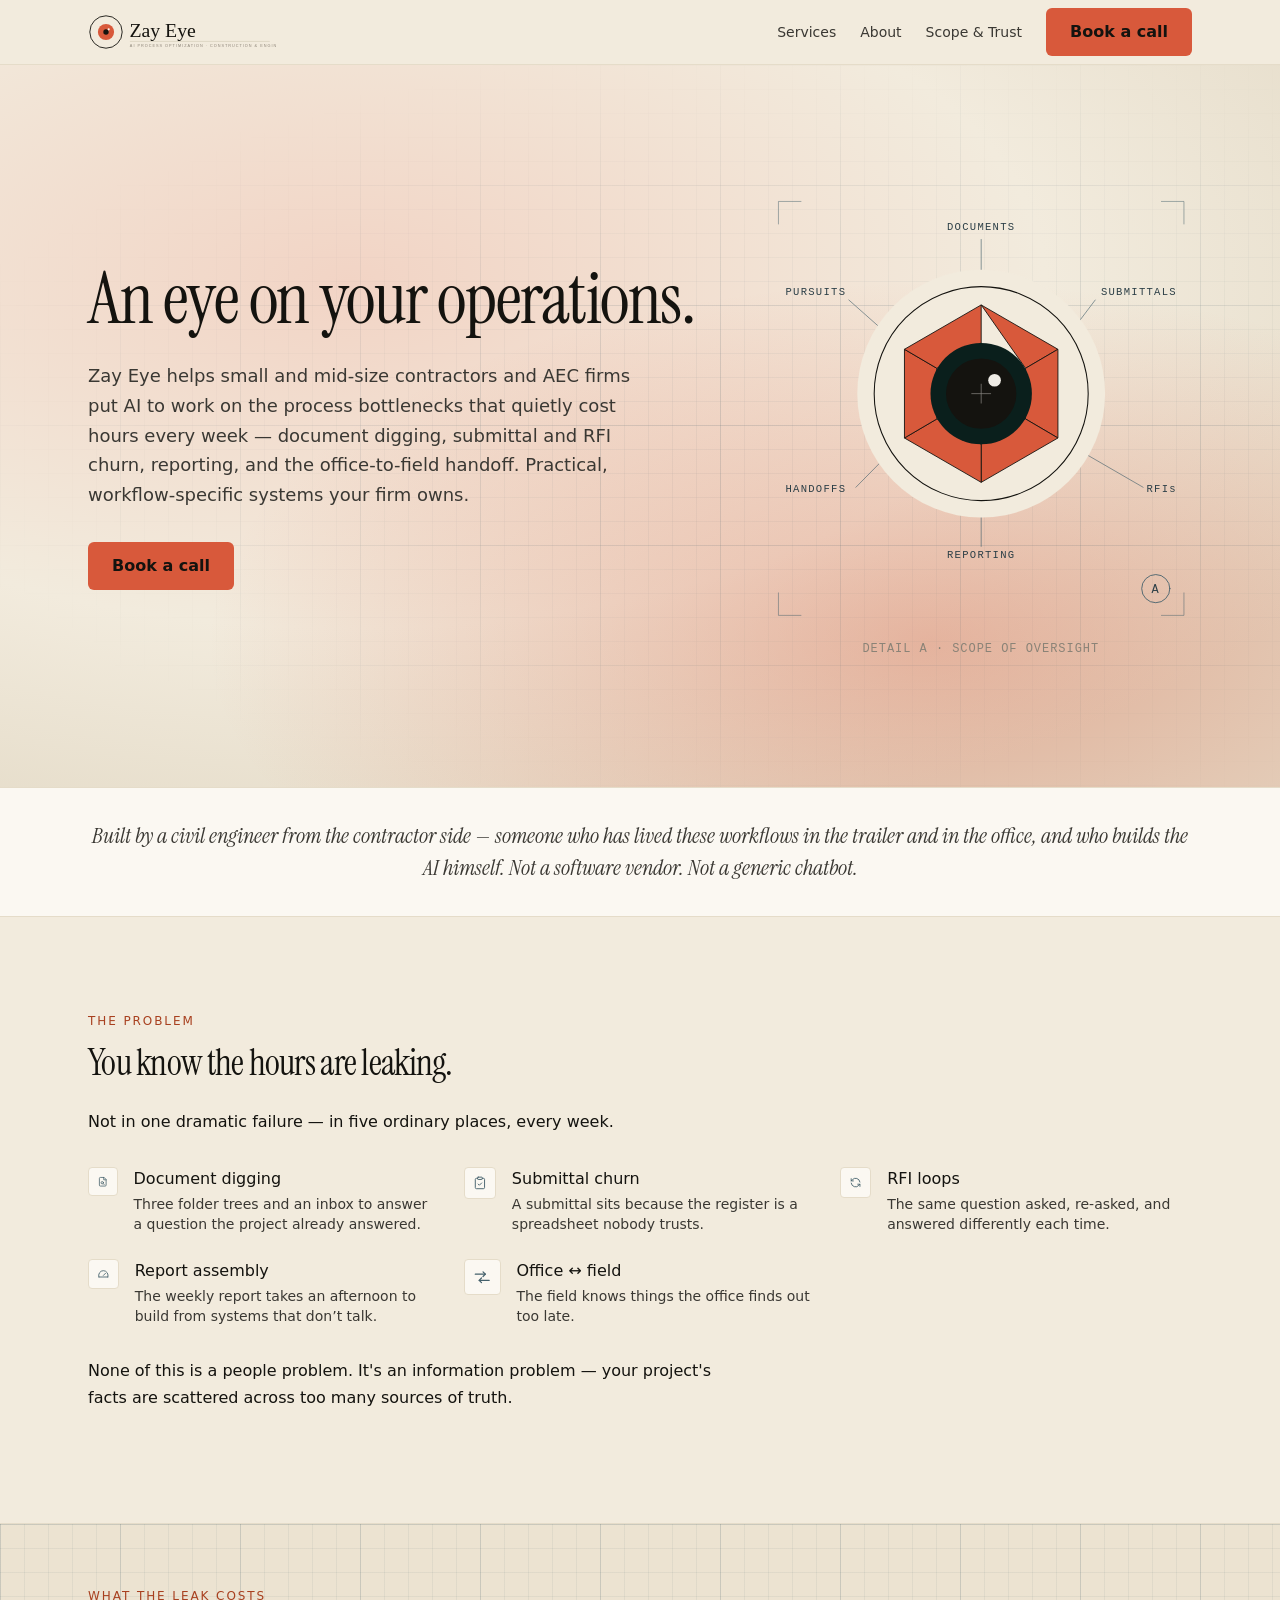
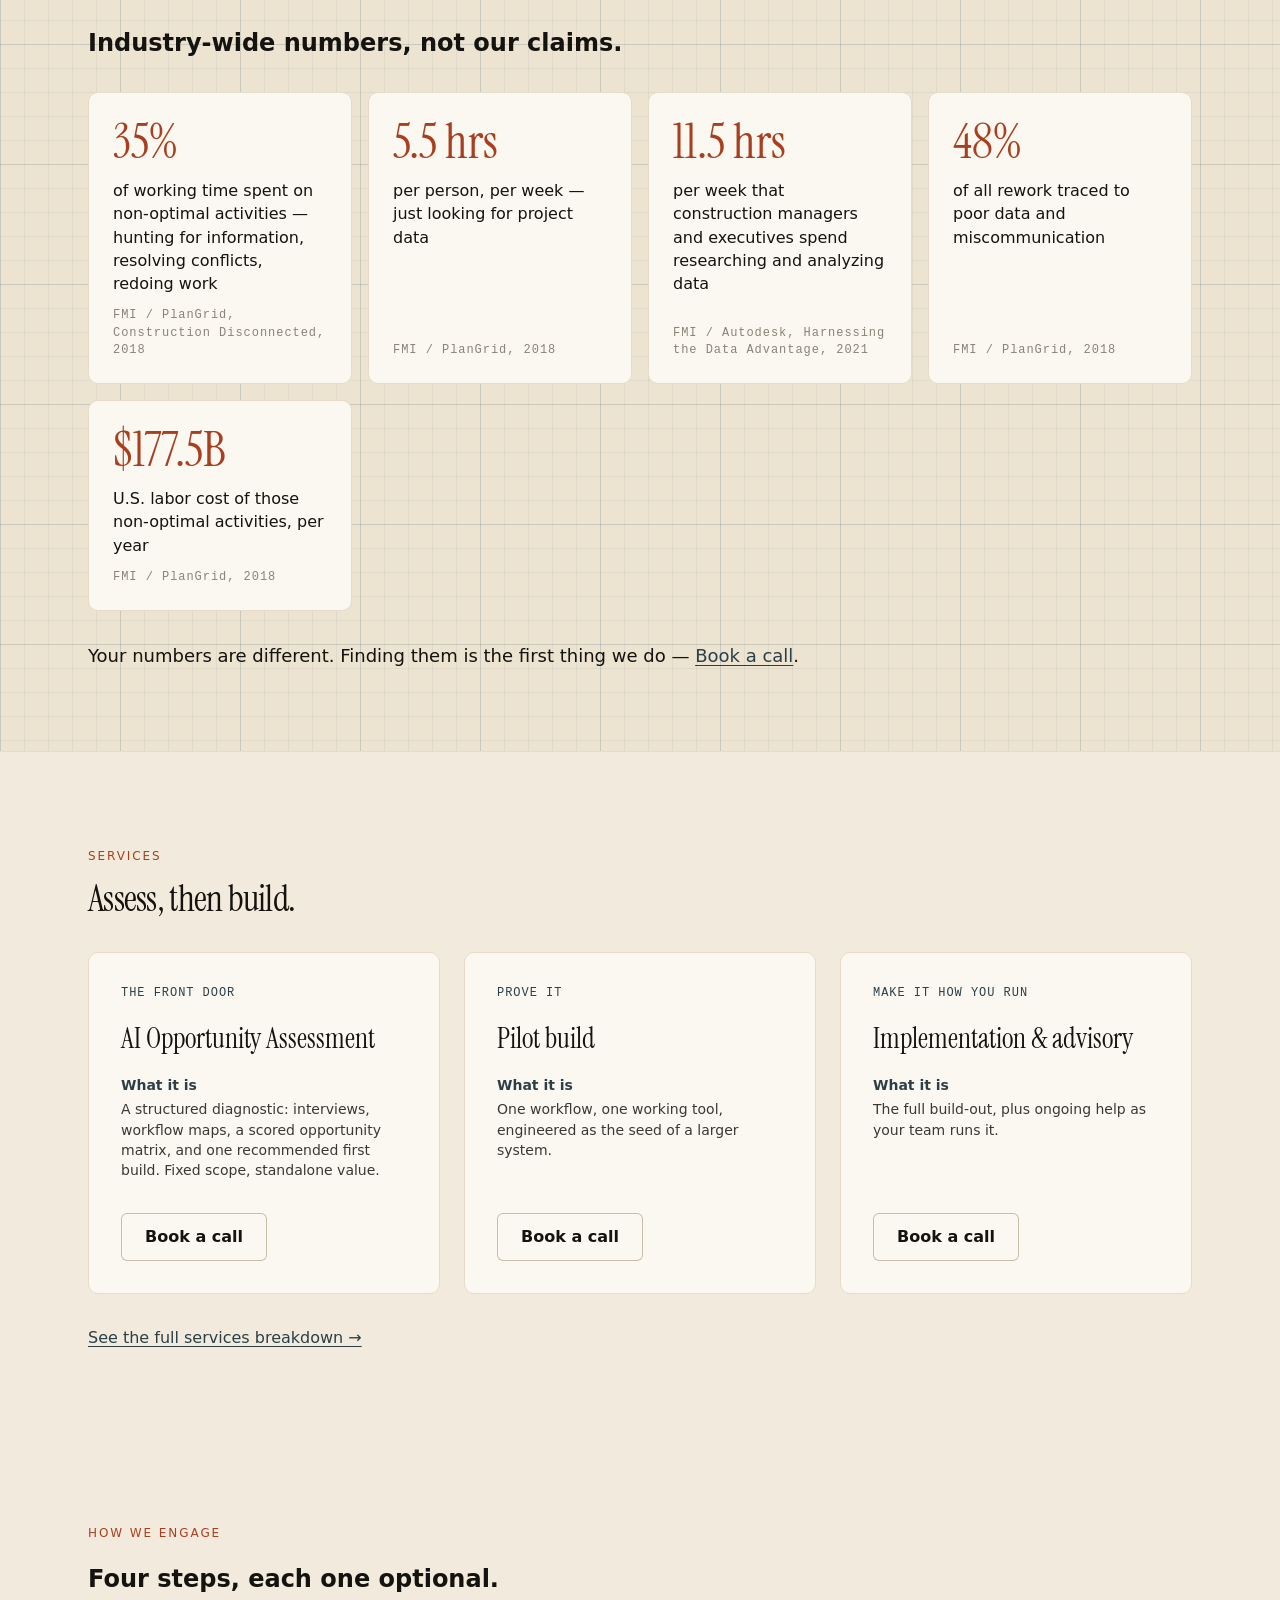
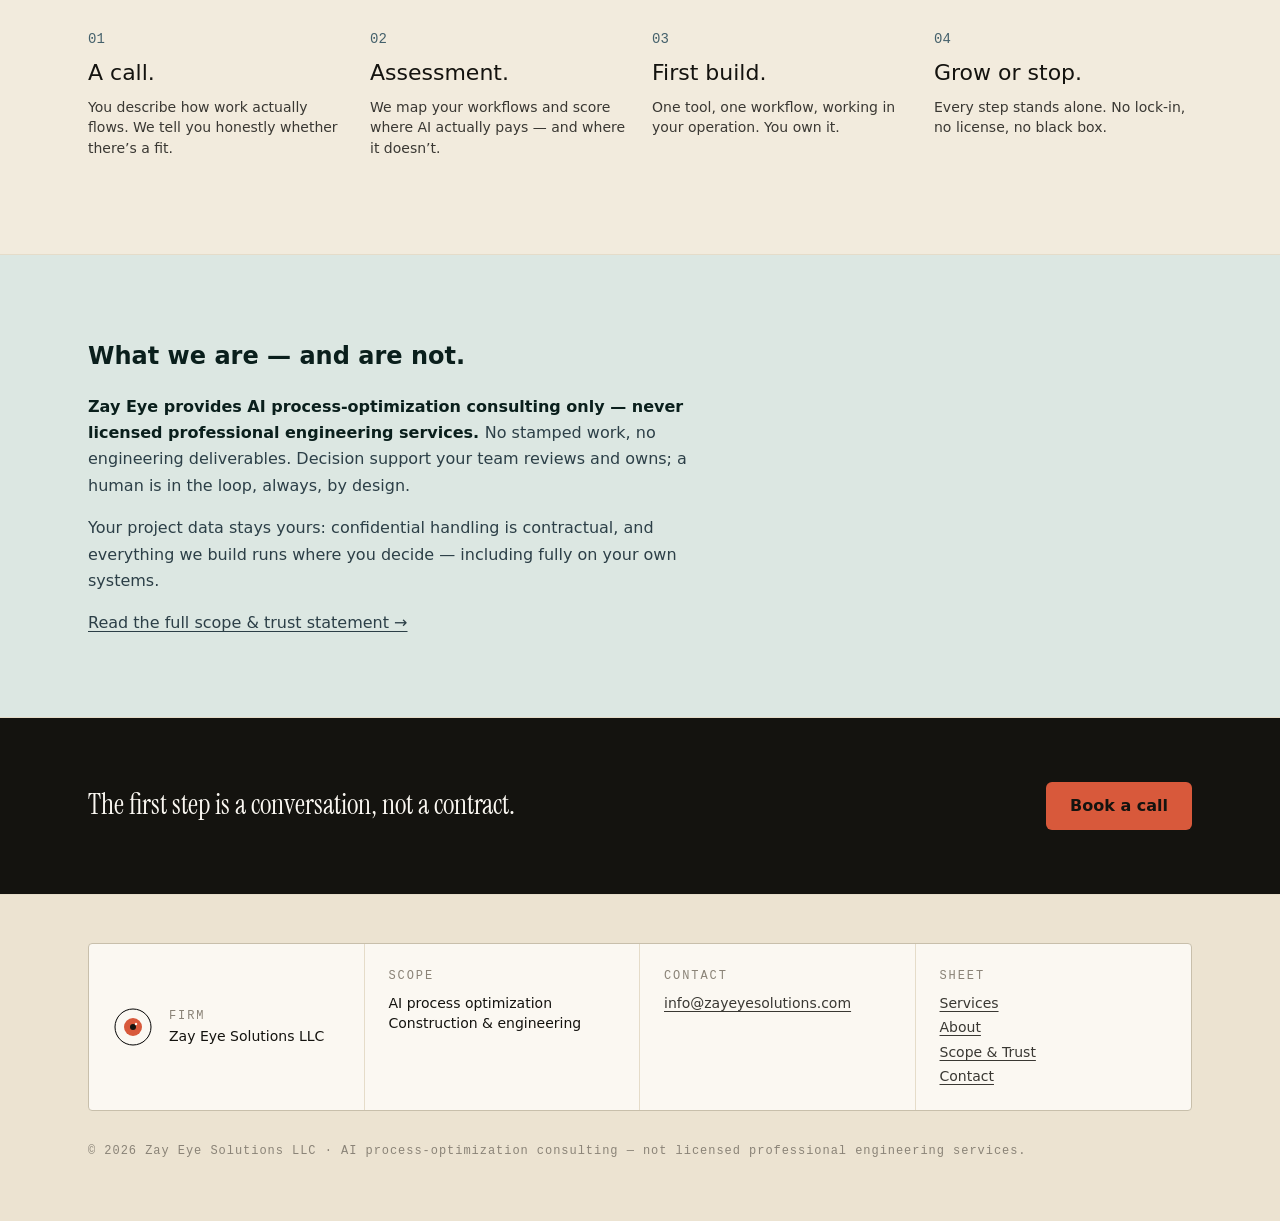
<file: index.html>
<!DOCTYPE html><html lang="en"> <head><meta charset="utf-8"><meta name="viewport" content="width=device-width, initial-scale=1"><title>Zay Eye Solutions — Practical AI for construction operations</title><meta name="description" content="AI process-optimization consulting for small and mid-size general contractors and AEC firms. Built by a civil engineer who has run construction delivery — not generic AI."><link rel="canonical" href="https://zayeyesolutions.com/"><link rel="icon" type="image/svg+xml" href="/favicon.svg"><link rel="sitemap" href="/sitemap-index.xml"><meta property="og:type" content="website"><meta property="og:title" content="Zay Eye Solutions — Practical AI for construction operations"><meta property="og:description" content="AI process-optimization consulting for small and mid-size general contractors and AEC firms. Built by a civil engineer who has run construction delivery — not generic AI."><meta property="og:url" content="https://zayeyesolutions.com/"><meta name="theme-color" content="#F2EBDD"><script type="application/ld+json">{"@context":"https://schema.org","@type":"ProfessionalService","name":"Zay Eye Solutions LLC","url":"https://zayeyesolutions.com","email":"info@zayeyesolutions.com","description":"AI process-optimization consulting for small and mid-size general contractors and AEC firms.","areaServed":"US"}</script><link rel="stylesheet" href="/_astro/about.BU0UjcsL.css"></head> <body> <a class="skip-link" href="#main">Skip to content</a> <header class="site-header"> <div class="wrap bar"> <a class="brand" href="/" aria-label="Zay Eye Solutions — home"> <img src="/logo-wordmark.svg" alt="Zay Eye Solutions" width="180" height="36"> </a> <nav class="site-nav" aria-label="Primary"> <a class="navlink" href="/services"> Services </a><a class="navlink" href="/about"> About </a><a class="navlink" href="/scope"> Scope &amp; Trust </a> <a class="btn btn-primary" href="https://calendly.com/zayeyesolutions" rel="noopener">Book a call</a> </nav> <details class="nav-toggle"> <summary aria-label="Open menu">Menu</summary> <nav class="menu" aria-label="Primary mobile"> <a href="/services">Services</a><a href="/about">About</a><a href="/scope">Scope &amp; Trust</a> <a class="btn btn-primary" href="https://calendly.com/zayeyesolutions" rel="noopener">Book a call</a> </nav> </details> </div> </header> <main id="main">   <section class="hero"> <div class="wrap inner"> <div> <h1>An eye on your operations.</h1> <p class="lede">
Zay Eye helps small and mid-size contractors and AEC firms put AI to work on the process
          bottlenecks that quietly cost hours every week — document digging, submittal and RFI
          churn, reporting, and the office-to-field handoff. Practical, workflow-specific
          systems your firm owns.
</p> <a class="btn btn-primary" href="https://calendly.com/zayeyesolutions" rel="noopener">Book a call</a> </div> <figure class="aperture-detail"> <svg viewBox="0 0 600 620" role="img" aria-label="The Zay Eye aperture drawn as a drawing-set detail, with callouts naming the workflows it watches: documents, submittals, RFIs, reporting, handoffs, and pursuits."> <!-- drawing frame: corner ticks only, never a full box --> <g class="frame"> <path d="M12 44 V12 H44"></path><path d="M556 12 H588 V44"></path> <path d="M588 568 V600 H556"></path><path d="M44 600 H12 V568"></path> </g> <!-- leader callouts: label → blade tip --> <g class="leaders">  <path d="M300 66 L300 159"></path> <circle cx="300" cy="159" r="2.5" class="leader-dot"></circle>  <path d="M462 152 L409 222"></path> <circle cx="409" cy="222" r="2.5" class="leader-dot"></circle>  <path d="M530 418 L409 348"></path> <circle cx="409" cy="348" r="2.5" class="leader-dot"></circle>  <path d="M300 502 L300 411"></path> <circle cx="300" cy="411" r="2.5" class="leader-dot"></circle>  <path d="M122 418 L191 348"></path> <circle cx="191" cy="348" r="2.5" class="leader-dot"></circle>  <path d="M112 152 L191 222"></path> <circle cx="191" cy="222" r="2.5" class="leader-dot"></circle>  </g> <!-- the mark, drafted --> <g transform="translate(300,285)"> <circle r="176" class="sclera"></circle> <circle r="152" class="ring"></circle> <g class="blades"> <path d="M 0 -126 L 109 -63 L 63 -36 Z"></path> <path d="M 109 -63 L 109 63 L 63 36 L 63 -36 Z"></path> <path d="M 109 63 L 0 126 L 0 72 L 63 36 Z"></path> <path d="M 0 126 L -109 63 L -63 36 L 0 72 Z"></path> <path d="M -109 63 L -109 -63 L -63 -36 L -63 36 Z"></path> <path d="M -109 -63 L 0 -126 L 0 -72 L -63 -36 Z"></path> </g> <circle r="72" class="pupil-outer"></circle> <circle r="50" class="pupil"></circle> <circle cx="19" cy="-19" r="9" class="glint"></circle> <!-- centre mark — drafting convention --> <g class="centre"> <path d="M-14 0 H14"></path><path d="M0 -14 V14"></path> </g> </g> <g class="callout-labels"> <text x="300" y="52" text-anchor="middle">DOCUMENTS</text><text x="578" y="145" text-anchor="end">SUBMITTALS</text><text x="578" y="425" text-anchor="end">RFIs</text><text x="300" y="518" text-anchor="middle">REPORTING</text><text x="22" y="425" text-anchor="start">HANDOFFS</text><text x="22" y="145" text-anchor="start">PURSUITS</text> </g> <!-- detail bubble --> <g class="bubble"> <circle cx="548" cy="562" r="20"></circle> <text x="548" y="568" text-anchor="middle">A</text> </g> </svg> <figcaption>DETAIL A · SCOPE OF OVERSIGHT</figcaption>  <ul class="detail-key" aria-hidden="true"> <li>DOCUMENTS</li><li>SUBMITTALS</li><li>RFIs</li><li>REPORTING</li><li>HANDOFFS</li><li>PURSUITS</li> </ul> </figure> </div> </section>  <section class="cred-strip"> <div class="wrap"> <p>
Built by a civil engineer from the contractor side — someone who has lived these
        workflows in the trailer and in the office, and who builds the AI himself. Not a
        software vendor. Not a generic chatbot.
</p> </div> </section>  <section class="section"> <div class="wrap"> <p class="eyebrow">The problem</p> <h2>You know the hours are leaking.</h2> <div class="prose"> <p>
Not in one dramatic failure — in five ordinary places, every week.
</p> </div> <ul class="leak-list"> <li> <span class="leak-icon"><svg class="aec-icon" width="22" height="22" viewBox="0 0 24 24" fill="none" stroke="currentColor" stroke-width="1.6" stroke-linecap="round" stroke-linejoin="round" aria-hidden="true">  <path d="M14 3H7a2 2 0 0 0-2 2v14a2 2 0 0 0 2 2h10a2 2 0 0 0 2-2V8z"></path> <path d="M14 3v5h5"></path> <circle cx="11" cy="14" r="2.5"></circle> <path d="M13 16l2 2"></path>      </svg></span> <div> <h3>Document digging</h3> <p>Three folder trees and an inbox to answer a question the project already answered.</p> </div> </li><li> <span class="leak-icon"><svg class="aec-icon" width="22" height="22" viewBox="0 0 24 24" fill="none" stroke="currentColor" stroke-width="1.6" stroke-linecap="round" stroke-linejoin="round" aria-hidden="true">   <path d="M16 4h2a2 2 0 0 1 2 2v14a2 2 0 0 1-2 2H6a2 2 0 0 1-2-2V6a2 2 0 0 1 2-2h2"></path> <rect x="8" y="2" width="8" height="4" rx="1"></rect> <path d="M9 14l2 2 4-4"></path>     </svg></span> <div> <h3>Submittal churn</h3> <p>A submittal sits because the register is a spreadsheet nobody trusts.</p> </div> </li><li> <span class="leak-icon"><svg class="aec-icon" width="22" height="22" viewBox="0 0 24 24" fill="none" stroke="currentColor" stroke-width="1.6" stroke-linecap="round" stroke-linejoin="round" aria-hidden="true">    <path d="M20 11a8 8 0 0 0-14-4L4 9"></path> <path d="M4 5v4h4"></path> <path d="M4 13a8 8 0 0 0 14 4l2-2"></path> <path d="M20 19v-4h-4"></path>    </svg></span> <div> <h3>RFI loops</h3> <p>The same question asked, re-asked, and answered differently each time.</p> </div> </li><li> <span class="leak-icon"><svg class="aec-icon" width="22" height="22" viewBox="0 0 24 24" fill="none" stroke="currentColor" stroke-width="1.6" stroke-linecap="round" stroke-linejoin="round" aria-hidden="true">     <path d="M12 14l4-4"></path> <path d="M3.5 17a9 9 0 1 1 17 0"></path> <path d="M3.5 17h17"></path>   </svg></span> <div> <h3>Report assembly</h3> <p>The weekly report takes an afternoon to build from systems that don’t talk.</p> </div> </li><li> <span class="leak-icon"><svg class="aec-icon" width="22" height="22" viewBox="0 0 24 24" fill="none" stroke="currentColor" stroke-width="1.6" stroke-linecap="round" stroke-linejoin="round" aria-hidden="true">      <path d="M3 8h13"></path> <path d="M13 5l3 3-3 3"></path> <path d="M21 16H8"></path> <path d="M11 13l-3 3 3 3"></path>  </svg></span> <div> <h3>Office ↔ field</h3> <p>The field knows things the office finds out too late.</p> </div> </li> </ul> <div class="prose"> <p>
None of this is a people problem. It's an information problem — your project's facts
          are scattered across too many sources of truth.
</p> </div> </div> </section>  <section class="section-tight drafting-grid stat-section"> <div class="wrap"> <p class="eyebrow">What the leak costs</p> <h2>Industry-wide numbers, not our claims.</h2> <div class="stat-grid"> <div class="stat-card"> <span class="stat">35%</span> <span class="what">of working time spent on non-optimal activities — hunting for information, resolving conflicts, redoing work</span> <span class="src">FMI / PlanGrid, Construction Disconnected, 2018</span> </div><div class="stat-card"> <span class="stat">5.5 hrs</span> <span class="what">per person, per week — just looking for project data</span> <span class="src">FMI / PlanGrid, 2018</span> </div><div class="stat-card"> <span class="stat">11.5 hrs</span> <span class="what">per week that construction managers and executives spend researching and analyzing data</span> <span class="src">FMI / Autodesk, Harnessing the Data Advantage, 2021</span> </div><div class="stat-card"> <span class="stat">48%</span> <span class="what">of all rework traced to poor data and miscommunication</span> <span class="src">FMI / PlanGrid, 2018</span> </div><div class="stat-card"> <span class="stat">$177.5B</span> <span class="what">U.S. labor cost of those non-optimal activities, per year</span> <span class="src">FMI / PlanGrid, 2018</span> </div> </div> <p class="grid-closer">
Your numbers are different. Finding them is the first thing we do —
<a href="https://calendly.com/zayeyesolutions" rel="noopener">Book a call</a>.
</p> </div> </section>  <section class="section"> <div class="wrap"> <p class="eyebrow">Services</p> <h2>Assess, then build.</h2> <div class="tier-grid"> <article class="tier-card"> <span class="tag">The front door</span> <h3>AI Opportunity Assessment</h3> <dl> <div><dt>What it is</dt><dd>A structured diagnostic: interviews, workflow maps, a scored opportunity matrix, and one recommended first build. Fixed scope, standalone value.</dd></div>   </dl> <div class="cta"> <a class="btn btn-quiet" href="https://calendly.com/zayeyesolutions" rel="noopener">Book a call</a> </div> </article> <article class="tier-card"> <span class="tag">Prove it</span> <h3>Pilot build</h3> <dl> <div><dt>What it is</dt><dd>One workflow, one working tool, engineered as the seed of a larger system.</dd></div>   </dl> <div class="cta"> <a class="btn btn-quiet" href="https://calendly.com/zayeyesolutions" rel="noopener">Book a call</a> </div> </article> <article class="tier-card"> <span class="tag">Make it how you run</span> <h3>Implementation &amp; advisory</h3> <dl> <div><dt>What it is</dt><dd>The full build-out, plus ongoing help as your team runs it.</dd></div>   </dl> <div class="cta"> <a class="btn btn-quiet" href="https://calendly.com/zayeyesolutions" rel="noopener">Book a call</a> </div> </article> </div> <p><a href="/services">See the full services breakdown →</a></p> </div> </section>  <section class="section-tight"> <div class="wrap"> <p class="eyebrow">How we engage</p> <h2>Four steps, each one optional.</h2> <ol class="steps"> <li> <h3>A call.</h3> <p>You describe how work actually flows. We tell you honestly whether there’s a fit.</p> </li><li> <h3>Assessment.</h3> <p>We map your workflows and score where AI actually pays — and where it doesn’t.</p> </li><li> <h3>First build.</h3> <p>One tool, one workflow, working in your operation. You own it.</p> </li><li> <h3>Grow or stop.</h3> <p>Every step stands alone. No lock-in, no license, no black box.</p> </li> </ol> </div> </section>  <section class="scope-band section-tight"> <div class="wrap prose"> <h2>What we are — and are not.</h2> <p> <strong>
Zay Eye provides AI process-optimization consulting only — never licensed
          professional engineering services.
</strong>
No stamped work, no engineering deliverables. Decision support your team reviews and
        owns; a human is in the loop, always, by design.
</p> <p>
Your project data stays yours: confidential handling is contractual, and everything we
        build runs where you decide — including fully on your own systems.
</p> <p><a href="/scope">Read the full scope &amp; trust statement →</a></p> </div> </section>   </main> <section class="cta-band" aria-label="Book a call"> <div class="wrap inner"> <p>The first step is a conversation, not a contract.</p> <a class="btn btn-primary" href="https://calendly.com/zayeyesolutions" rel="noopener">Book a call</a> </div> </section> <footer class="site-footer"> <div class="wrap"> <div class="titleblock"> <div class="tb-cell tb-mark"> <img src="/logo-mark.svg" alt="" width="40" height="40"> <div> <p class="tb-key">Firm</p> <p class="tb-val">Zay Eye Solutions LLC</p> </div> </div> <div class="tb-cell"> <p class="tb-key">Scope</p> <p class="tb-val">AI process optimization<br>Construction &amp; engineering</p> </div> <div class="tb-cell"> <p class="tb-key">Contact</p> <p class="tb-val"> <a href="mailto:info@zayeyesolutions.com">info@zayeyesolutions.com</a> </p>  </div> <div class="tb-cell"> <p class="tb-key">Sheet</p> <nav aria-label="Footer"> <a href="/services">Services</a> <a href="/about">About</a> <a href="/scope">Scope &amp; Trust</a> <a href="/contact">Contact</a> </nav> </div> </div> <p class="legal">
© 2026 Zay Eye Solutions LLC · AI process-optimization consulting — not licensed
      professional engineering services.
</p> </div> </footer> </body></html>
</file>
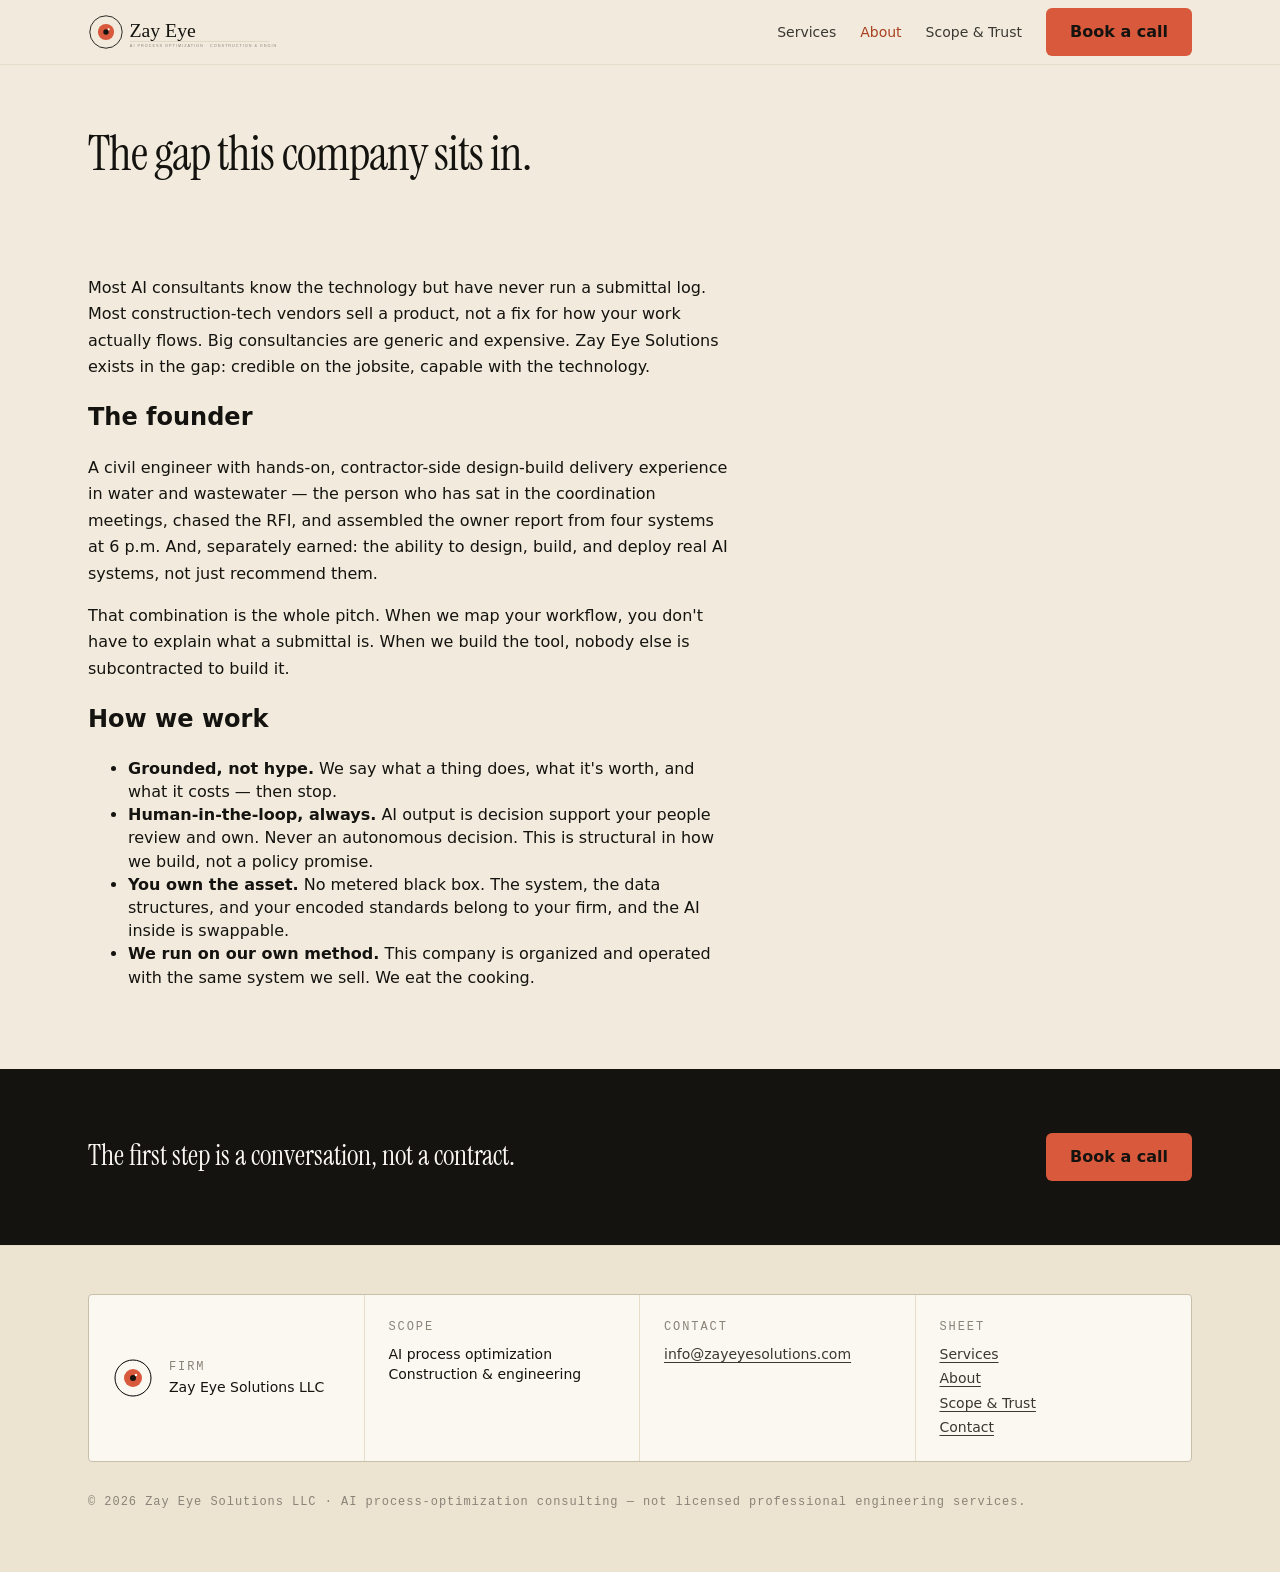
<file: about/index.html>
<!DOCTYPE html><html lang="en"> <head><meta charset="utf-8"><meta name="viewport" content="width=device-width, initial-scale=1"><title>About — the bridge between the trailer and the terminal | Zay Eye Solutions</title><meta name="description" content="Zay Eye Solutions was founded by a civil engineer with hands-on design-build delivery experience who builds and deploys AI systems himself."><link rel="canonical" href="https://zayeyesolutions.com/about/"><link rel="icon" type="image/svg+xml" href="/favicon.svg"><link rel="sitemap" href="/sitemap-index.xml"><meta property="og:type" content="website"><meta property="og:title" content="About — the bridge between the trailer and the terminal | Zay Eye Solutions"><meta property="og:description" content="Zay Eye Solutions was founded by a civil engineer with hands-on design-build delivery experience who builds and deploys AI systems himself."><meta property="og:url" content="https://zayeyesolutions.com/about/"><meta name="theme-color" content="#F2EBDD"><script type="application/ld+json">{"@context":"https://schema.org","@type":"ProfessionalService","name":"Zay Eye Solutions LLC","url":"https://zayeyesolutions.com","email":"info@zayeyesolutions.com","description":"AI process-optimization consulting for small and mid-size general contractors and AEC firms.","areaServed":"US"}</script><link rel="stylesheet" href="/_astro/about.BU0UjcsL.css"></head> <body> <a class="skip-link" href="#main">Skip to content</a> <header class="site-header"> <div class="wrap bar"> <a class="brand" href="/" aria-label="Zay Eye Solutions — home"> <img src="/logo-wordmark.svg" alt="Zay Eye Solutions" width="180" height="36"> </a> <nav class="site-nav" aria-label="Primary"> <a class="navlink" href="/services"> Services </a><a class="navlink" href="/about" aria-current="page"> About </a><a class="navlink" href="/scope"> Scope &amp; Trust </a> <a class="btn btn-primary" href="https://calendly.com/zayeyesolutions" rel="noopener">Book a call</a> </nav> <details class="nav-toggle"> <summary aria-label="Open menu">Menu</summary> <nav class="menu" aria-label="Primary mobile"> <a href="/services">Services</a><a href="/about">About</a><a href="/scope">Scope &amp; Trust</a> <a class="btn btn-primary" href="https://calendly.com/zayeyesolutions" rel="noopener">Book a call</a> </nav> </details> </div> </header> <main id="main">  <div class="wrap page-head"> <h1>The gap this company sits in.</h1> </div> <section class="section-tight"> <div class="wrap prose"> <p>
Most AI consultants know the technology but have never run a submittal log. Most
        construction-tech vendors sell a product, not a fix for how your work actually flows.
        Big consultancies are generic and expensive. Zay Eye Solutions exists in the gap:
        credible on the jobsite, capable with the technology.
</p> <h2>The founder</h2> <p>
A civil engineer with hands-on, contractor-side design-build delivery experience in
        water and wastewater — the person who has sat in the coordination meetings, chased the
        RFI, and assembled the owner report from four systems at 6&nbsp;p.m. And, separately
        earned: the ability to design, build, and deploy real AI systems, not just recommend
        them.
</p> <p>
That combination is the whole pitch. When we map your workflow, you don't have to
        explain what a submittal is. When we build the tool, nobody else is subcontracted to
        build it.
</p> <h2>How we work</h2> <ul> <li> <strong>Grounded, not hype.</strong> We say what a thing does, what it's worth, and
          what it costs — then stop.
</li> <li> <strong>Human-in-the-loop, always.</strong> AI output is decision support your people
          review and own. Never an autonomous decision. This is structural in how we build, not
          a policy promise.
</li> <li> <strong>You own the asset.</strong> No metered black box. The system, the data
          structures, and your encoded standards belong to your firm, and the AI inside is
          swappable.
</li> <li> <strong>We run on our own method.</strong> This company is organized and operated
          with the same system we sell. We eat the cooking.
</li> </ul> </div> </section>  </main> <section class="cta-band" aria-label="Book a call"> <div class="wrap inner"> <p>The first step is a conversation, not a contract.</p> <a class="btn btn-primary" href="https://calendly.com/zayeyesolutions" rel="noopener">Book a call</a> </div> </section> <footer class="site-footer"> <div class="wrap"> <div class="titleblock"> <div class="tb-cell tb-mark"> <img src="/logo-mark.svg" alt="" width="40" height="40"> <div> <p class="tb-key">Firm</p> <p class="tb-val">Zay Eye Solutions LLC</p> </div> </div> <div class="tb-cell"> <p class="tb-key">Scope</p> <p class="tb-val">AI process optimization<br>Construction &amp; engineering</p> </div> <div class="tb-cell"> <p class="tb-key">Contact</p> <p class="tb-val"> <a href="mailto:info@zayeyesolutions.com">info@zayeyesolutions.com</a> </p>  </div> <div class="tb-cell"> <p class="tb-key">Sheet</p> <nav aria-label="Footer"> <a href="/services">Services</a> <a href="/about">About</a> <a href="/scope">Scope &amp; Trust</a> <a href="/contact">Contact</a> </nav> </div> </div> <p class="legal">
© 2026 Zay Eye Solutions LLC · AI process-optimization consulting — not licensed
      professional engineering services.
</p> </div> </footer> </body></html>
</file>
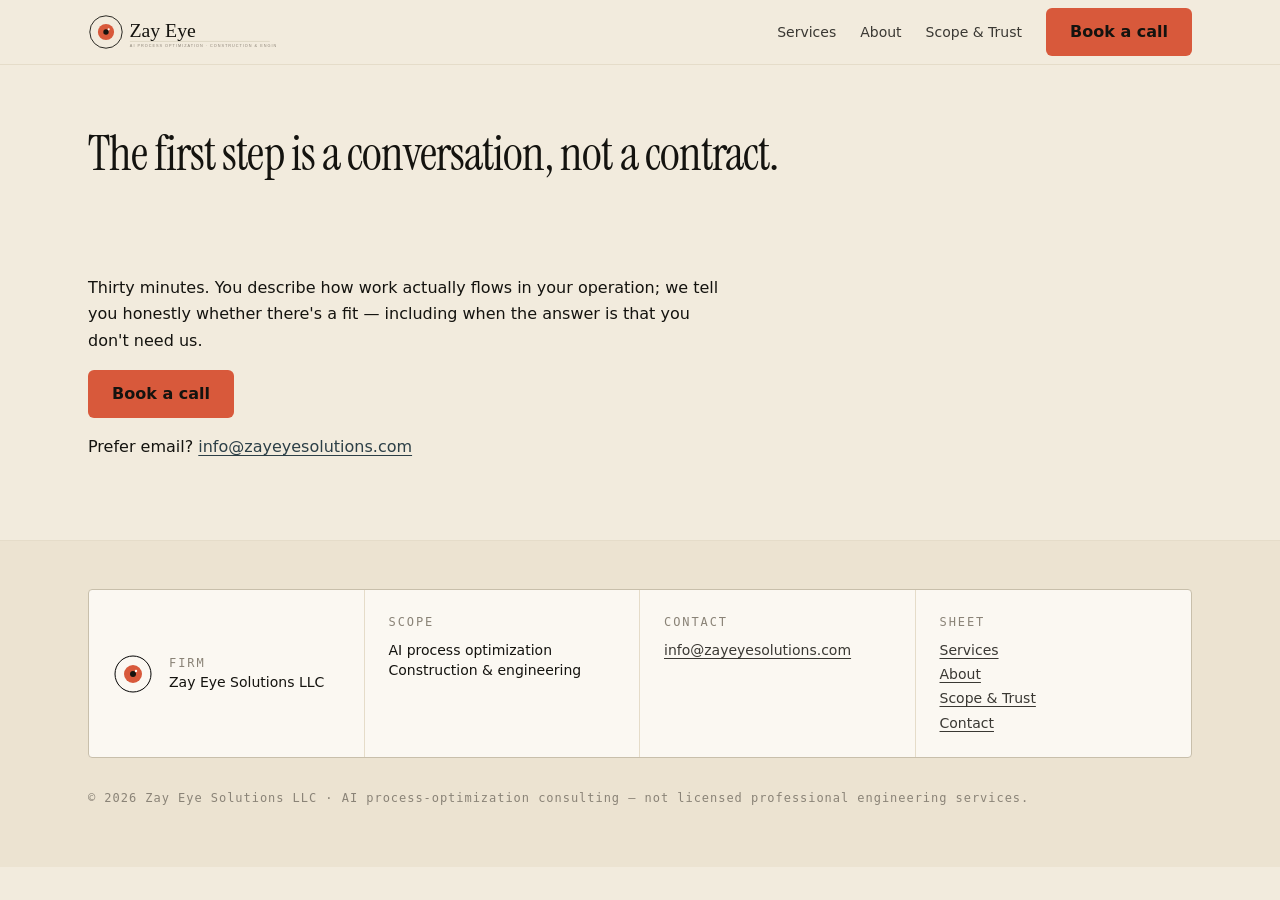
<file: contact/index.html>
<!DOCTYPE html><html lang="en"> <head><meta charset="utf-8"><meta name="viewport" content="width=device-width, initial-scale=1"><title>Contact — book a call | Zay Eye Solutions</title><meta name="description" content="The first step is a conversation, not a contract."><link rel="canonical" href="https://zayeyesolutions.com/contact/"><link rel="icon" type="image/svg+xml" href="/favicon.svg"><link rel="sitemap" href="/sitemap-index.xml"><meta property="og:type" content="website"><meta property="og:title" content="Contact — book a call | Zay Eye Solutions"><meta property="og:description" content="The first step is a conversation, not a contract."><meta property="og:url" content="https://zayeyesolutions.com/contact/"><meta name="theme-color" content="#F2EBDD"><script type="application/ld+json">{"@context":"https://schema.org","@type":"ProfessionalService","name":"Zay Eye Solutions LLC","url":"https://zayeyesolutions.com","email":"info@zayeyesolutions.com","description":"AI process-optimization consulting for small and mid-size general contractors and AEC firms.","areaServed":"US"}</script><link rel="stylesheet" href="/_astro/about.BU0UjcsL.css"></head> <body> <a class="skip-link" href="#main">Skip to content</a> <header class="site-header"> <div class="wrap bar"> <a class="brand" href="/" aria-label="Zay Eye Solutions — home"> <img src="/logo-wordmark.svg" alt="Zay Eye Solutions" width="180" height="36"> </a> <nav class="site-nav" aria-label="Primary"> <a class="navlink" href="/services"> Services </a><a class="navlink" href="/about"> About </a><a class="navlink" href="/scope"> Scope &amp; Trust </a> <a class="btn btn-primary" href="https://calendly.com/zayeyesolutions" rel="noopener">Book a call</a> </nav> <details class="nav-toggle"> <summary aria-label="Open menu">Menu</summary> <nav class="menu" aria-label="Primary mobile"> <a href="/services">Services</a><a href="/about">About</a><a href="/scope">Scope &amp; Trust</a> <a class="btn btn-primary" href="https://calendly.com/zayeyesolutions" rel="noopener">Book a call</a> </nav> </details> </div> </header> <main id="main">  <div class="wrap page-head"> <h1>The first step is a conversation, not a contract.</h1> </div> <section class="section-tight"> <div class="wrap prose"> <p>
Thirty minutes. You describe how work actually flows in your operation; we tell you
        honestly whether there's a fit — including when the answer is that you don't need us.
</p> <p> <a class="btn btn-primary" href="https://calendly.com/zayeyesolutions" rel="noopener">Book a call</a> </p> <p>
Prefer email?
<a href="mailto:info@zayeyesolutions.com">info@zayeyesolutions.com</a> </p> </div> </section>  </main>  <footer class="site-footer"> <div class="wrap"> <div class="titleblock"> <div class="tb-cell tb-mark"> <img src="/logo-mark.svg" alt="" width="40" height="40"> <div> <p class="tb-key">Firm</p> <p class="tb-val">Zay Eye Solutions LLC</p> </div> </div> <div class="tb-cell"> <p class="tb-key">Scope</p> <p class="tb-val">AI process optimization<br>Construction &amp; engineering</p> </div> <div class="tb-cell"> <p class="tb-key">Contact</p> <p class="tb-val"> <a href="mailto:info@zayeyesolutions.com">info@zayeyesolutions.com</a> </p>  </div> <div class="tb-cell"> <p class="tb-key">Sheet</p> <nav aria-label="Footer"> <a href="/services">Services</a> <a href="/about">About</a> <a href="/scope">Scope &amp; Trust</a> <a href="/contact">Contact</a> </nav> </div> </div> <p class="legal">
© 2026 Zay Eye Solutions LLC · AI process-optimization consulting — not licensed
      professional engineering services.
</p> </div> </footer> </body></html>
</file>
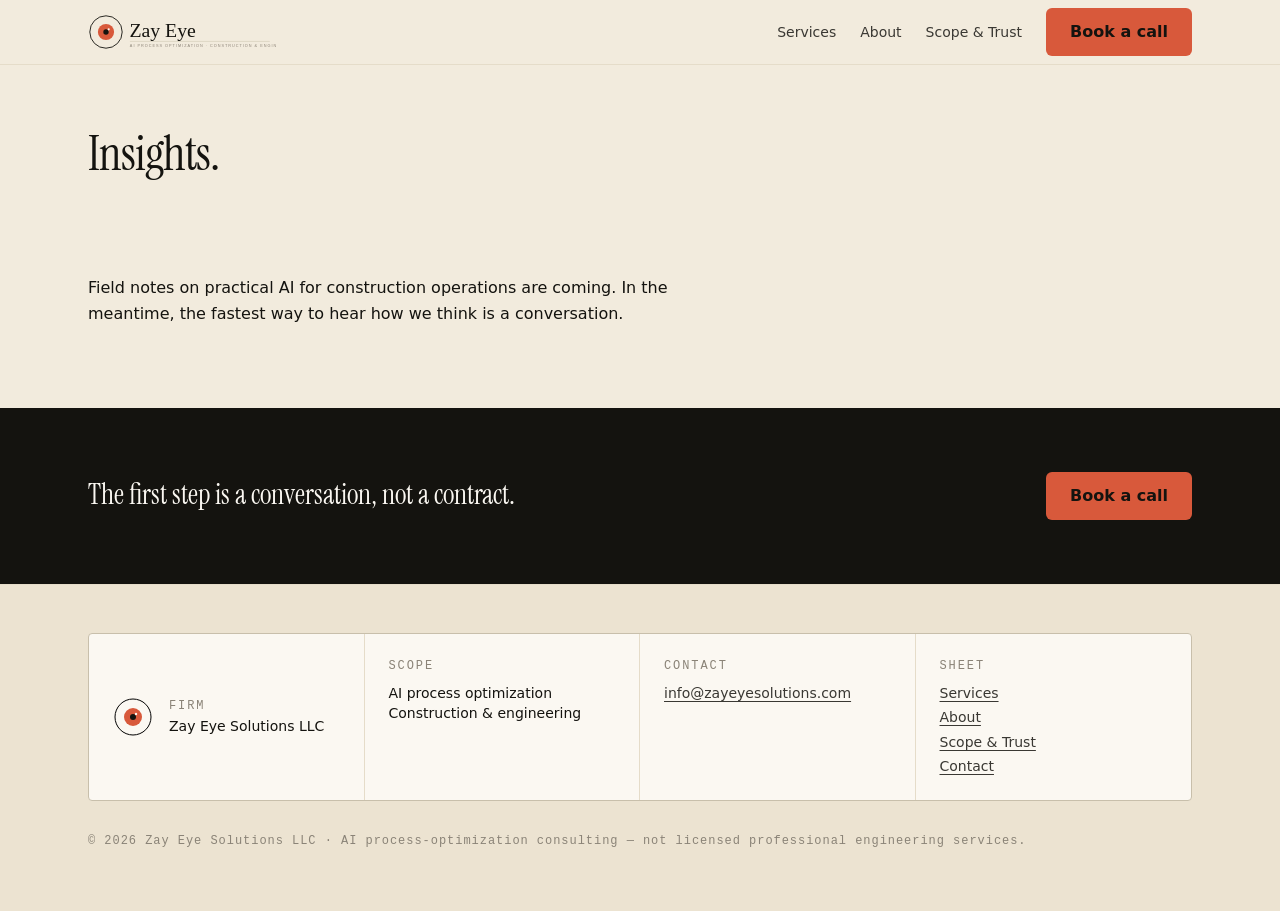
<file: insights/index.html>
<!DOCTYPE html><html lang="en"> <head><meta charset="utf-8"><meta name="viewport" content="width=device-width, initial-scale=1"><title>Insights | Zay Eye Solutions</title><meta name="description" content="Field notes on practical AI for construction operations — coming soon."><link rel="canonical" href="https://zayeyesolutions.com/insights/"><link rel="icon" type="image/svg+xml" href="/favicon.svg"><link rel="sitemap" href="/sitemap-index.xml"><meta property="og:type" content="website"><meta property="og:title" content="Insights | Zay Eye Solutions"><meta property="og:description" content="Field notes on practical AI for construction operations — coming soon."><meta property="og:url" content="https://zayeyesolutions.com/insights/"><meta name="theme-color" content="#F2EBDD"><script type="application/ld+json">{"@context":"https://schema.org","@type":"ProfessionalService","name":"Zay Eye Solutions LLC","url":"https://zayeyesolutions.com","email":"info@zayeyesolutions.com","description":"AI process-optimization consulting for small and mid-size general contractors and AEC firms.","areaServed":"US"}</script><link rel="stylesheet" href="/_astro/about.BU0UjcsL.css"></head> <body> <a class="skip-link" href="#main">Skip to content</a> <header class="site-header"> <div class="wrap bar"> <a class="brand" href="/" aria-label="Zay Eye Solutions — home"> <img src="/logo-wordmark.svg" alt="Zay Eye Solutions" width="180" height="36"> </a> <nav class="site-nav" aria-label="Primary"> <a class="navlink" href="/services"> Services </a><a class="navlink" href="/about"> About </a><a class="navlink" href="/scope"> Scope &amp; Trust </a> <a class="btn btn-primary" href="https://calendly.com/zayeyesolutions" rel="noopener">Book a call</a> </nav> <details class="nav-toggle"> <summary aria-label="Open menu">Menu</summary> <nav class="menu" aria-label="Primary mobile"> <a href="/services">Services</a><a href="/about">About</a><a href="/scope">Scope &amp; Trust</a> <a class="btn btn-primary" href="https://calendly.com/zayeyesolutions" rel="noopener">Book a call</a> </nav> </details> </div> </header> <main id="main">  <div class="wrap page-head"> <h1>Insights.</h1> </div> <section class="section-tight"> <div class="wrap prose"> <p>
Field notes on practical AI for construction operations are coming. In the meantime,
        the fastest way to hear how we think is a conversation.
</p> </div> </section>  </main> <section class="cta-band" aria-label="Book a call"> <div class="wrap inner"> <p>The first step is a conversation, not a contract.</p> <a class="btn btn-primary" href="https://calendly.com/zayeyesolutions" rel="noopener">Book a call</a> </div> </section> <footer class="site-footer"> <div class="wrap"> <div class="titleblock"> <div class="tb-cell tb-mark"> <img src="/logo-mark.svg" alt="" width="40" height="40"> <div> <p class="tb-key">Firm</p> <p class="tb-val">Zay Eye Solutions LLC</p> </div> </div> <div class="tb-cell"> <p class="tb-key">Scope</p> <p class="tb-val">AI process optimization<br>Construction &amp; engineering</p> </div> <div class="tb-cell"> <p class="tb-key">Contact</p> <p class="tb-val"> <a href="mailto:info@zayeyesolutions.com">info@zayeyesolutions.com</a> </p>  </div> <div class="tb-cell"> <p class="tb-key">Sheet</p> <nav aria-label="Footer"> <a href="/services">Services</a> <a href="/about">About</a> <a href="/scope">Scope &amp; Trust</a> <a href="/contact">Contact</a> </nav> </div> </div> <p class="legal">
© 2026 Zay Eye Solutions LLC · AI process-optimization consulting — not licensed
      professional engineering services.
</p> </div> </footer> </body></html>
</file>
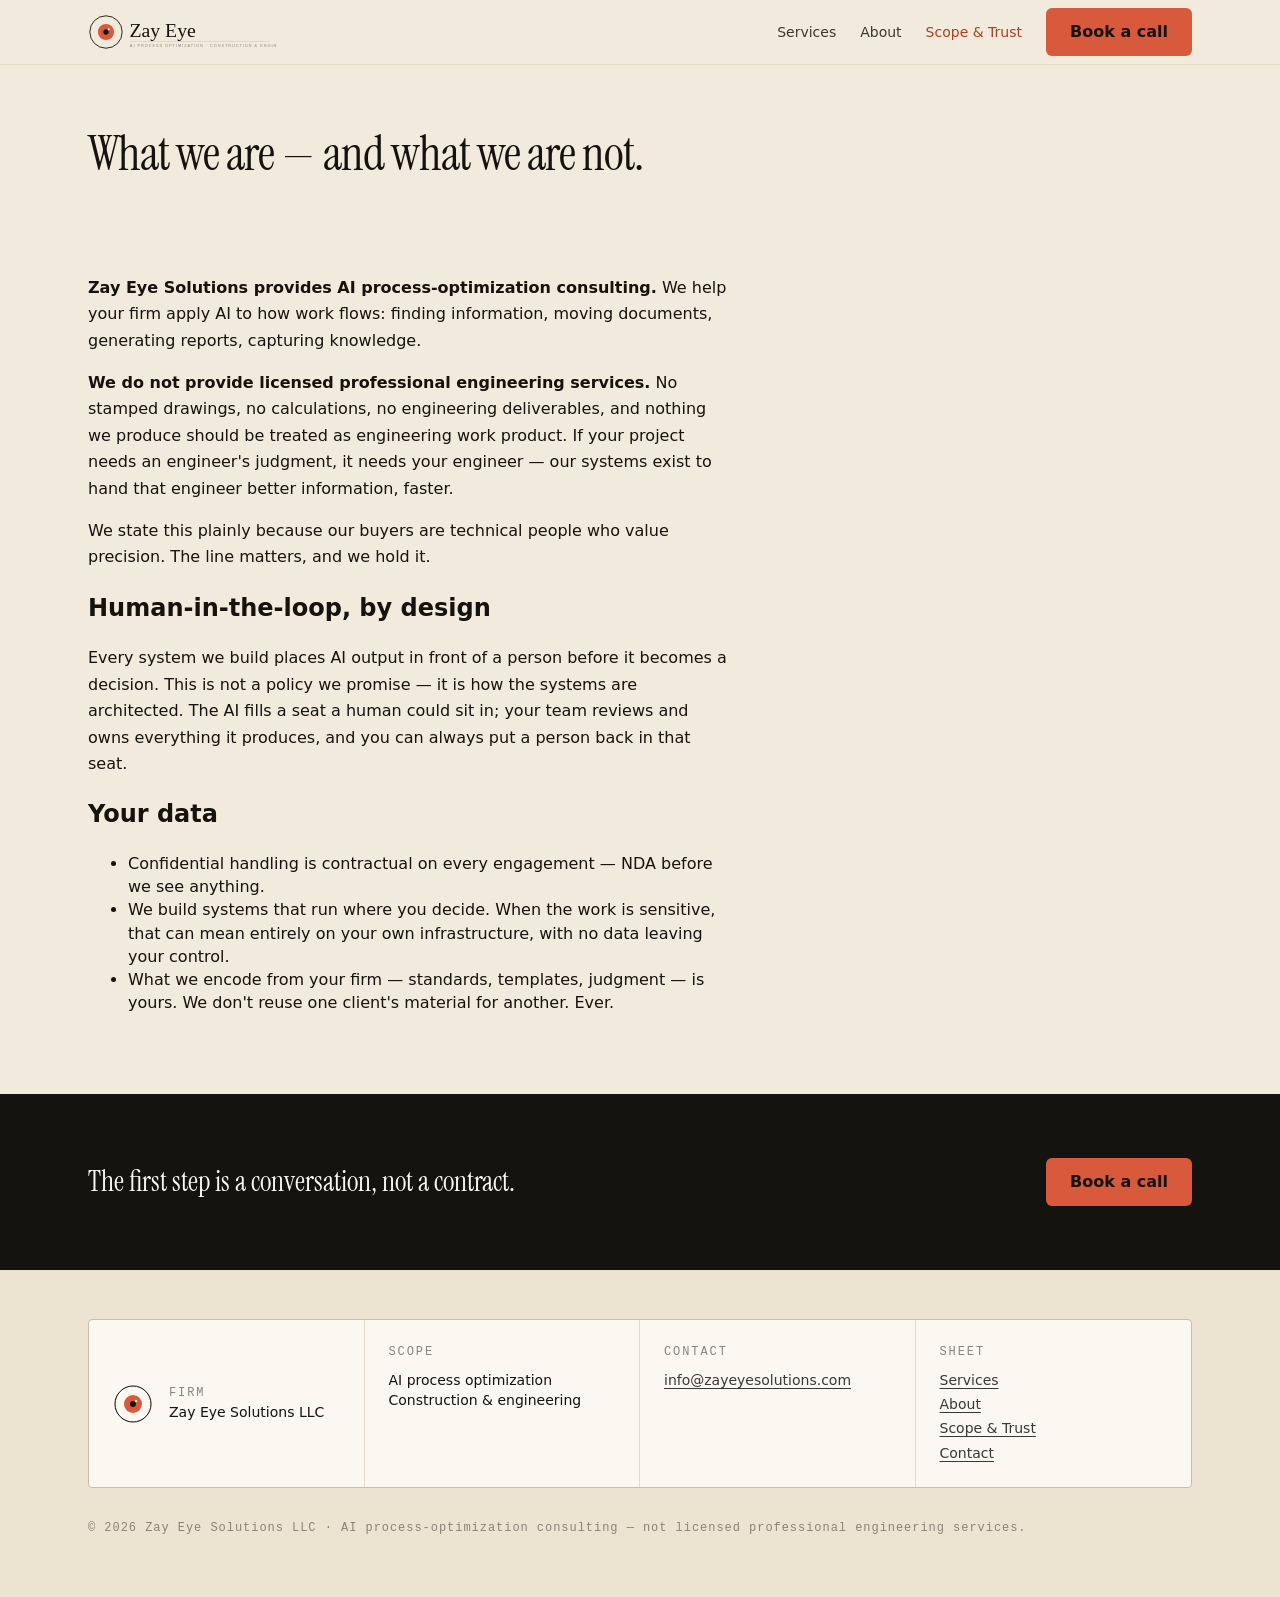
<file: scope/index.html>
<!DOCTYPE html><html lang="en"> <head><meta charset="utf-8"><meta name="viewport" content="width=device-width, initial-scale=1"><title>Scope &amp; trust — what we are, and what we are not | Zay Eye Solutions</title><meta name="description" content="Zay Eye provides AI process-optimization consulting only — never licensed professional engineering. How we handle your data."><link rel="canonical" href="https://zayeyesolutions.com/scope/"><link rel="icon" type="image/svg+xml" href="/favicon.svg"><link rel="sitemap" href="/sitemap-index.xml"><meta property="og:type" content="website"><meta property="og:title" content="Scope &#38; trust — what we are, and what we are not | Zay Eye Solutions"><meta property="og:description" content="Zay Eye provides AI process-optimization consulting only — never licensed professional engineering. How we handle your data."><meta property="og:url" content="https://zayeyesolutions.com/scope/"><meta name="theme-color" content="#F2EBDD"><script type="application/ld+json">{"@context":"https://schema.org","@type":"ProfessionalService","name":"Zay Eye Solutions LLC","url":"https://zayeyesolutions.com","email":"info@zayeyesolutions.com","description":"AI process-optimization consulting for small and mid-size general contractors and AEC firms.","areaServed":"US"}</script><link rel="stylesheet" href="/_astro/about.BU0UjcsL.css"></head> <body> <a class="skip-link" href="#main">Skip to content</a> <header class="site-header"> <div class="wrap bar"> <a class="brand" href="/" aria-label="Zay Eye Solutions — home"> <img src="/logo-wordmark.svg" alt="Zay Eye Solutions" width="180" height="36"> </a> <nav class="site-nav" aria-label="Primary"> <a class="navlink" href="/services"> Services </a><a class="navlink" href="/about"> About </a><a class="navlink" href="/scope" aria-current="page"> Scope &amp; Trust </a> <a class="btn btn-primary" href="https://calendly.com/zayeyesolutions" rel="noopener">Book a call</a> </nav> <details class="nav-toggle"> <summary aria-label="Open menu">Menu</summary> <nav class="menu" aria-label="Primary mobile"> <a href="/services">Services</a><a href="/about">About</a><a href="/scope">Scope &amp; Trust</a> <a class="btn btn-primary" href="https://calendly.com/zayeyesolutions" rel="noopener">Book a call</a> </nav> </details> </div> </header> <main id="main">  <div class="wrap page-head"> <h1>What we are — and what we are not.</h1> </div> <section class="section-tight"> <div class="wrap prose"> <p> <strong>Zay Eye Solutions provides AI process-optimization consulting.</strong> We help
        your firm apply AI to how work flows: finding information, moving documents, generating
        reports, capturing knowledge.
</p> <p> <strong>We do not provide licensed professional engineering services.</strong> No
        stamped drawings, no calculations, no engineering deliverables, and nothing we produce
        should be treated as engineering work product. If your project needs an engineer's
        judgment, it needs your engineer — our systems exist to hand that engineer better
        information, faster.
</p> <p>
We state this plainly because our buyers are technical people who value precision. The
        line matters, and we hold it.
</p> <h2>Human-in-the-loop, by design</h2> <p>
Every system we build places AI output in front of a person before it becomes a
        decision. This is not a policy we promise — it is how the systems are architected. The
        AI fills a seat a human could sit in; your team reviews and owns everything it
        produces, and you can always put a person back in that seat.
</p> <h2>Your data</h2> <ul> <li>Confidential handling is contractual on every engagement — NDA before we see anything.</li> <li>
We build systems that run where you decide. When the work is sensitive, that can mean
          entirely on your own infrastructure, with no data leaving your control.
</li> <li>
What we encode from your firm — standards, templates, judgment — is yours. We don't
          reuse one client's material for another. Ever.
</li> </ul> </div> </section>  </main> <section class="cta-band" aria-label="Book a call"> <div class="wrap inner"> <p>The first step is a conversation, not a contract.</p> <a class="btn btn-primary" href="https://calendly.com/zayeyesolutions" rel="noopener">Book a call</a> </div> </section> <footer class="site-footer"> <div class="wrap"> <div class="titleblock"> <div class="tb-cell tb-mark"> <img src="/logo-mark.svg" alt="" width="40" height="40"> <div> <p class="tb-key">Firm</p> <p class="tb-val">Zay Eye Solutions LLC</p> </div> </div> <div class="tb-cell"> <p class="tb-key">Scope</p> <p class="tb-val">AI process optimization<br>Construction &amp; engineering</p> </div> <div class="tb-cell"> <p class="tb-key">Contact</p> <p class="tb-val"> <a href="mailto:info@zayeyesolutions.com">info@zayeyesolutions.com</a> </p>  </div> <div class="tb-cell"> <p class="tb-key">Sheet</p> <nav aria-label="Footer"> <a href="/services">Services</a> <a href="/about">About</a> <a href="/scope">Scope &amp; Trust</a> <a href="/contact">Contact</a> </nav> </div> </div> <p class="legal">
© 2026 Zay Eye Solutions LLC · AI process-optimization consulting — not licensed
      professional engineering services.
</p> </div> </footer> </body></html>
</file>
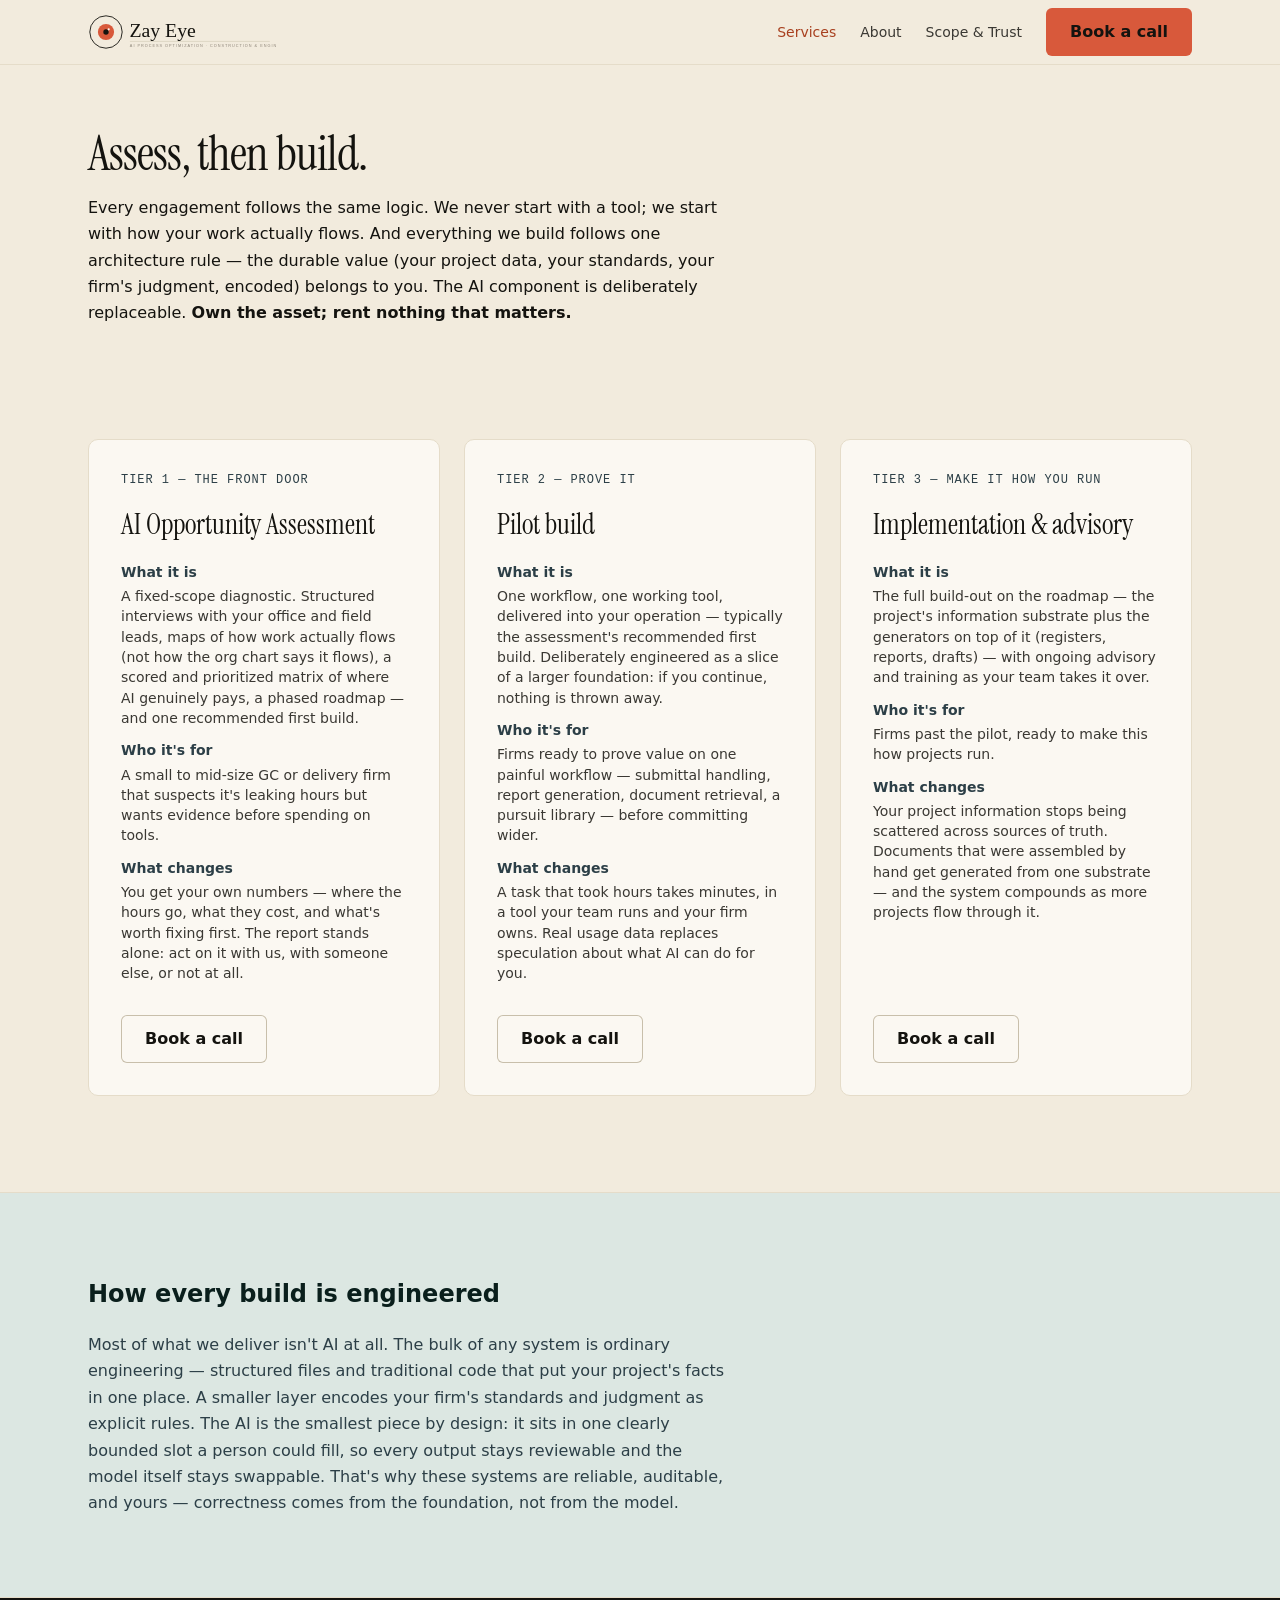
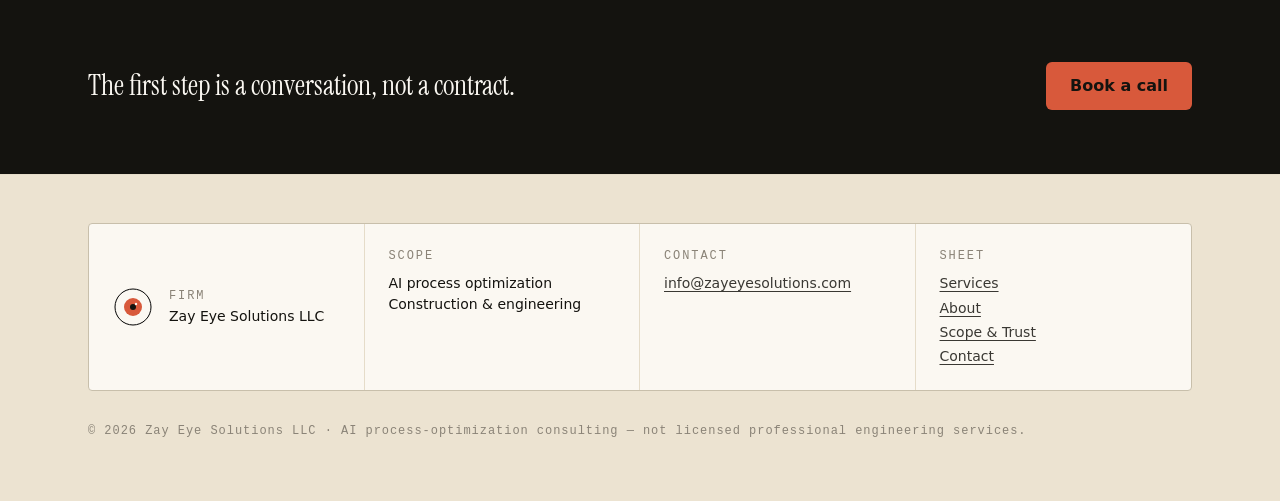
<file: services/index.html>
<!DOCTYPE html><html lang="en"> <head><meta charset="utf-8"><meta name="viewport" content="width=device-width, initial-scale=1"><title>Services — assess, then build | Zay Eye Solutions</title><meta name="description" content="A paid AI Opportunity Assessment, then a ladder of builds: pilot, implementation, advisory. Every system engineered so your firm owns the asset."><link rel="canonical" href="https://zayeyesolutions.com/services/"><link rel="icon" type="image/svg+xml" href="/favicon.svg"><link rel="sitemap" href="/sitemap-index.xml"><meta property="og:type" content="website"><meta property="og:title" content="Services — assess, then build | Zay Eye Solutions"><meta property="og:description" content="A paid AI Opportunity Assessment, then a ladder of builds: pilot, implementation, advisory. Every system engineered so your firm owns the asset."><meta property="og:url" content="https://zayeyesolutions.com/services/"><meta name="theme-color" content="#F2EBDD"><script type="application/ld+json">{"@context":"https://schema.org","@type":"ProfessionalService","name":"Zay Eye Solutions LLC","url":"https://zayeyesolutions.com","email":"info@zayeyesolutions.com","description":"AI process-optimization consulting for small and mid-size general contractors and AEC firms.","areaServed":"US"}</script><link rel="stylesheet" href="/_astro/about.BU0UjcsL.css"></head> <body> <a class="skip-link" href="#main">Skip to content</a> <header class="site-header"> <div class="wrap bar"> <a class="brand" href="/" aria-label="Zay Eye Solutions — home"> <img src="/logo-wordmark.svg" alt="Zay Eye Solutions" width="180" height="36"> </a> <nav class="site-nav" aria-label="Primary"> <a class="navlink" href="/services" aria-current="page"> Services </a><a class="navlink" href="/about"> About </a><a class="navlink" href="/scope"> Scope &amp; Trust </a> <a class="btn btn-primary" href="https://calendly.com/zayeyesolutions" rel="noopener">Book a call</a> </nav> <details class="nav-toggle"> <summary aria-label="Open menu">Menu</summary> <nav class="menu" aria-label="Primary mobile"> <a href="/services">Services</a><a href="/about">About</a><a href="/scope">Scope &amp; Trust</a> <a class="btn btn-primary" href="https://calendly.com/zayeyesolutions" rel="noopener">Book a call</a> </nav> </details> </div> </header> <main id="main">  <div class="wrap page-head"> <h1>Assess, then build.</h1> <div class="prose"> <p>
Every engagement follows the same logic. We never start with a tool; we start with how
        your work actually flows. And everything we build follows one architecture rule — the
        durable value (your project data, your standards, your firm's judgment, encoded)
        belongs to you. The AI component is deliberately replaceable.
<strong>Own the asset; rent nothing that matters.</strong> </p> </div> </div> <section class="section-tight"> <div class="wrap"> <div class="tier-grid"> <article class="tier-card"> <span class="tag">Tier 1 — the front door</span> <h3>AI Opportunity Assessment</h3> <dl> <div><dt>What it is</dt><dd>A fixed-scope diagnostic. Structured interviews with your office and field leads, maps of how work actually flows (not how the org chart says it flows), a scored and prioritized matrix of where AI genuinely pays, a phased roadmap — and one recommended first build.</dd></div> <div><dt>Who it's for</dt><dd>A small to mid-size GC or delivery firm that suspects it&#39;s leaking hours but wants evidence before spending on tools.</dd></div> <div><dt>What changes</dt><dd>You get your own numbers — where the hours go, what they cost, and what&#39;s worth fixing first. The report stands alone: act on it with us, with someone else, or not at all.</dd></div> </dl> <div class="cta"> <a class="btn btn-quiet" href="https://calendly.com/zayeyesolutions" rel="noopener">Book a call</a> </div> </article> <article class="tier-card"> <span class="tag">Tier 2 — prove it</span> <h3>Pilot build</h3> <dl> <div><dt>What it is</dt><dd>One workflow, one working tool, delivered into your operation — typically the assessment&#39;s recommended first build. Deliberately engineered as a slice of a larger foundation: if you continue, nothing is thrown away.</dd></div> <div><dt>Who it's for</dt><dd>Firms ready to prove value on one painful workflow — submittal handling, report generation, document retrieval, a pursuit library — before committing wider.</dd></div> <div><dt>What changes</dt><dd>A task that took hours takes minutes, in a tool your team runs and your firm owns. Real usage data replaces speculation about what AI can do for you.</dd></div> </dl> <div class="cta"> <a class="btn btn-quiet" href="https://calendly.com/zayeyesolutions" rel="noopener">Book a call</a> </div> </article> <article class="tier-card"> <span class="tag">Tier 3 — make it how you run</span> <h3>Implementation &amp; advisory</h3> <dl> <div><dt>What it is</dt><dd>The full build-out on the roadmap — the project&#39;s information substrate plus the generators on top of it (registers, reports, drafts) — with ongoing advisory and training as your team takes it over.</dd></div> <div><dt>Who it's for</dt><dd>Firms past the pilot, ready to make this how projects run.</dd></div> <div><dt>What changes</dt><dd>Your project information stops being scattered across sources of truth. Documents that were assembled by hand get generated from one substrate — and the system compounds as more projects flow through it.</dd></div> </dl> <div class="cta"> <a class="btn btn-quiet" href="https://calendly.com/zayeyesolutions" rel="noopener">Book a call</a> </div> </article> </div> </div> </section> <section class="scope-band section-tight"> <div class="wrap prose"> <h2>How every build is engineered</h2> <p>
Most of what we deliver isn't AI at all. The bulk of any system is ordinary
        engineering — structured files and traditional code that put your project's facts in
        one place. A smaller layer encodes your firm's standards and judgment as explicit
        rules. The AI is the smallest piece by design: it sits in one clearly bounded slot a
        person could fill, so every output stays reviewable and the model itself stays
        swappable. That's why these systems are reliable, auditable, and yours — correctness
        comes from the foundation, not from the model.
</p> </div> </section>  </main> <section class="cta-band" aria-label="Book a call"> <div class="wrap inner"> <p>The first step is a conversation, not a contract.</p> <a class="btn btn-primary" href="https://calendly.com/zayeyesolutions" rel="noopener">Book a call</a> </div> </section> <footer class="site-footer"> <div class="wrap"> <div class="titleblock"> <div class="tb-cell tb-mark"> <img src="/logo-mark.svg" alt="" width="40" height="40"> <div> <p class="tb-key">Firm</p> <p class="tb-val">Zay Eye Solutions LLC</p> </div> </div> <div class="tb-cell"> <p class="tb-key">Scope</p> <p class="tb-val">AI process optimization<br>Construction &amp; engineering</p> </div> <div class="tb-cell"> <p class="tb-key">Contact</p> <p class="tb-val"> <a href="mailto:info@zayeyesolutions.com">info@zayeyesolutions.com</a> </p>  </div> <div class="tb-cell"> <p class="tb-key">Sheet</p> <nav aria-label="Footer"> <a href="/services">Services</a> <a href="/about">About</a> <a href="/scope">Scope &amp; Trust</a> <a href="/contact">Contact</a> </nav> </div> </div> <p class="legal">
© 2026 Zay Eye Solutions LLC · AI process-optimization consulting — not licensed
      professional engineering services.
</p> </div> </footer> </body></html>
</file>
<file: _astro/about.BU0UjcsL.css>
@font-face{font-family:"Instrument Serif";font-style:normal;font-display:swap;font-weight:400;src:url(/_astro/instrument-serif-latin-ext-400-normal.C2je3j2s.woff2) format("woff2"),url(/_astro/instrument-serif-latin-ext-400-normal.CFCUzsTy.woff) format("woff");unicode-range:U+0100-02BA,U+02BD-02C5,U+02C7-02CC,U+02CE-02D7,U+02DD-02FF,U+0304,U+0308,U+0329,U+1D00-1DBF,U+1E00-1E9F,U+1EF2-1EFF,U+2020,U+20A0-20AB,U+20AD-20C0,U+2113,U+2C60-2C7F,U+A720-A7FF}@font-face{font-family:"Instrument Serif";font-style:normal;font-display:swap;font-weight:400;src:url(/_astro/instrument-serif-latin-400-normal.DnYpCC2O.woff2) format("woff2"),url(/_astro/instrument-serif-latin-400-normal.BVbkICAY.woff) format("woff");unicode-range:U+0000-00FF,U+0131,U+0152-0153,U+02BB-02BC,U+02C6,U+02DA,U+02DC,U+0304,U+0308,U+0329,U+2000-206F,U+20AC,U+2122,U+2191,U+2193,U+2212,U+2215,U+FEFF,U+FFFD}@font-face{font-family:"Instrument Serif";font-style:italic;font-display:swap;font-weight:400;src:url(/_astro/instrument-serif-latin-ext-400-italic.C9HzH3YL.woff2) format("woff2"),url(/_astro/instrument-serif-latin-ext-400-italic.D7-lnxEk.woff) format("woff");unicode-range:U+0100-02BA,U+02BD-02C5,U+02C7-02CC,U+02CE-02D7,U+02DD-02FF,U+0304,U+0308,U+0329,U+1D00-1DBF,U+1E00-1E9F,U+1EF2-1EFF,U+2020,U+20A0-20AB,U+20AD-20C0,U+2113,U+2C60-2C7F,U+A720-A7FF}@font-face{font-family:"Instrument Serif";font-style:italic;font-display:swap;font-weight:400;src:url(/_astro/instrument-serif-latin-400-italic.DKMiL14s.woff2) format("woff2"),url(/_astro/instrument-serif-latin-400-italic.u__WvvIK.woff) format("woff");unicode-range:U+0000-00FF,U+0131,U+0152-0153,U+02BB-02BC,U+02C6,U+02DA,U+02DC,U+0304,U+0308,U+0329,U+2000-206F,U+20AC,U+2122,U+2191,U+2193,U+2212,U+2215,U+FEFF,U+FFFD}@font-face{font-family:Geist Variable;font-style:normal;font-display:swap;font-weight:100 900;src:url(/_astro/geist-cyrillic-ext-wght-normal.DjL33-gN.woff2) format("woff2-variations");unicode-range:U+0460-052F,U+1C80-1C8A,U+20B4,U+2DE0-2DFF,U+A640-A69F,U+FE2E-FE2F}@font-face{font-family:Geist Variable;font-style:normal;font-display:swap;font-weight:100 900;src:url(/_astro/geist-cyrillic-wght-normal.BEAKL7Jp.woff2) format("woff2-variations");unicode-range:U+0301,U+0400-045F,U+0490-0491,U+04B0-04B1,U+2116}@font-face{font-family:Geist Variable;font-style:normal;font-display:swap;font-weight:100 900;src:url(/_astro/geist-vietnamese-wght-normal.6IgcOCM7.woff2) format("woff2-variations");unicode-range:U+0102-0103,U+0110-0111,U+0128-0129,U+0168-0169,U+01A0-01A1,U+01AF-01B0,U+0300-0301,U+0303-0304,U+0308-0309,U+0323,U+0329,U+1EA0-1EF9,U+20AB}@font-face{font-family:Geist Variable;font-style:normal;font-display:swap;font-weight:100 900;src:url(/_astro/geist-latin-ext-wght-normal.DC-KSUi6.woff2) format("woff2-variations");unicode-range:U+0100-02BA,U+02BD-02C5,U+02C7-02CC,U+02CE-02D7,U+02DD-02FF,U+0304,U+0308,U+0329,U+1D00-1DBF,U+1E00-1E9F,U+1EF2-1EFF,U+2020,U+20A0-20AB,U+20AD-20C0,U+2113,U+2C60-2C7F,U+A720-A7FF}@font-face{font-family:Geist Variable;font-style:normal;font-display:swap;font-weight:100 900;src:url(/_astro/geist-latin-wght-normal.BgDaEnEv.woff2) format("woff2-variations");unicode-range:U+0000-00FF,U+0131,U+0152-0153,U+02BB-02BC,U+02C6,U+02DA,U+02DC,U+0304,U+0308,U+0329,U+2000-206F,U+20AC,U+2122,U+2191,U+2193,U+2212,U+2215,U+FEFF,U+FFFD}@font-face{font-family:Geist Mono Variable;font-style:normal;font-display:swap;font-weight:100 900;src:url(/_astro/geist-mono-cyrillic-ext-wght-normal.I4S5GZfc.woff2) format("woff2-variations");unicode-range:U+0460-052F,U+1C80-1C8A,U+20B4,U+2DE0-2DFF,U+A640-A69F,U+FE2E-FE2F}@font-face{font-family:Geist Mono Variable;font-style:normal;font-display:swap;font-weight:100 900;src:url(/_astro/geist-mono-cyrillic-wght-normal.BmXc_FBt.woff2) format("woff2-variations");unicode-range:U+0301,U+0400-045F,U+0490-0491,U+04B0-04B1,U+2116}@font-face{font-family:Geist Mono Variable;font-style:normal;font-display:swap;font-weight:100 900;src:url(/_astro/geist-mono-symbols2-wght-normal.GZpp1pK2.woff2) format("woff2-variations");unicode-range:U+2000-2001,U+2004-2008,U+200A,U+23B8-23BD,U+2500-259F}@font-face{font-family:Geist Mono Variable;font-style:normal;font-display:swap;font-weight:100 900;src:url(/_astro/geist-mono-vietnamese-wght-normal.D8KDMBhC.woff2) format("woff2-variations");unicode-range:U+0102-0103,U+0110-0111,U+0128-0129,U+0168-0169,U+01A0-01A1,U+01AF-01B0,U+0300-0301,U+0303-0304,U+0308-0309,U+0323,U+0329,U+1EA0-1EF9,U+20AB}@font-face{font-family:Geist Mono Variable;font-style:normal;font-display:swap;font-weight:100 900;src:url(/_astro/geist-mono-latin-ext-wght-normal.DrnZ1wKl.woff2) format("woff2-variations");unicode-range:U+0100-02BA,U+02BD-02C5,U+02C7-02CC,U+02CE-02D7,U+02DD-02FF,U+0304,U+0308,U+0329,U+1D00-1DBF,U+1E00-1E9F,U+1EF2-1EFF,U+2020,U+20A0-20AB,U+20AD-20C0,U+2113,U+2C60-2C7F,U+A720-A7FF}@font-face{font-family:Geist Mono Variable;font-style:normal;font-display:swap;font-weight:100 900;src:url(/_astro/geist-mono-latin-wght-normal.B_7UjwxQ.woff2) format("woff2-variations");unicode-range:U+0000-00FF,U+0131,U+0152-0153,U+02BB-02BC,U+02C6,U+02DA,U+02DC,U+0304,U+0308,U+0329,U+2000-206F,U+20AC,U+2122,U+2191,U+2193,U+2212,U+2215,U+FEFF,U+FFFD}:root{--zay-bone: #F2EBDD;--zay-pearl: #FBF8F2;--zay-mist: #E5DCC9;--zay-stone: #8A8377;--zay-graphite:#3A3833;--zay-ink: #14130F;--zay-iris: #D8593B;--zay-iris-deep: #A8401F;--zay-iris-haze: #F2D4C5;--zay-pupil: #0A1F1C;--zay-cornea: #DCE7E2;--zay-steel: #44606B;--zay-steel-deep: #2C3F47;--zay-steel-tint: #DBE3E6;--zay-success: #2B6A3E;--zay-success-bg: #DFE9D9;--zay-warning: #C9831A;--zay-warning-bg: #F4E2BD;--zay-error: #B8332B;--zay-error-bg: #F2D2CE;--zay-info: var(--zay-pupil);--zay-info-bg: var(--zay-cornea);--zay-bg: var(--zay-bone);--zay-bg-elevated: var(--zay-pearl);--zay-bg-sunken: #ECE3D1;--zay-fg: var(--zay-ink);--zay-fg-muted: var(--zay-graphite);--zay-fg-quiet: var(--zay-stone);--zay-line: var(--zay-mist);--zay-line-strong: #C8BFAB;--zay-accent: var(--zay-iris);--zay-accent-fg: var(--zay-pearl);--zay-font-display: "Instrument Serif", "Cormorant Garamond", Georgia, serif;--zay-font-sans: "Geist", "Inter Tight", system-ui, sans-serif;--zay-font-mono: "Geist Mono", "JetBrains Mono", ui-monospace, monospace;--zay-text-xs: .75rem;--zay-text-sm: .875rem;--zay-text-base: 1rem;--zay-text-md: 1.125rem;--zay-text-lg: 1.375rem;--zay-text-xl: 1.75rem;--zay-text-2xl: 2.25rem;--zay-text-3xl: 3rem;--zay-text-4xl: 4.5rem;--zay-text-5xl: 6.5rem;--zay-w-light: 300;--zay-w-regular: 400;--zay-w-medium: 500;--zay-w-semi: 600;--zay-w-bold: 700;--zay-lh-tight: 1.04;--zay-lh-snug: 1.18;--zay-lh-normal: 1.45;--zay-lh-loose: 1.65;--zay-tracking-display: -.02em;--zay-tracking-tight: -.01em;--zay-tracking-normal: 0;--zay-tracking-wide: .08em;--zay-tracking-eyebrow: .16em;--zay-s-0: 0;--zay-s-1: 4px;--zay-s-2: 8px;--zay-s-3: 12px;--zay-s-4: 16px;--zay-s-5: 24px;--zay-s-6: 32px;--zay-s-7: 48px;--zay-s-8: 64px;--zay-s-9: 96px;--zay-s-10: 128px;--zay-r-none: 0;--zay-r-xs: 2px;--zay-r-sm: 4px;--zay-r-md: 6px;--zay-r-lg: 10px;--zay-r-xl: 14px;--zay-r-pill: 999px;--zay-shadow-hairline: 0 0 0 1px var(--zay-line);--zay-shadow-card: 0 1px 0 rgba(20,19,15,.04), 0 2px 6px rgba(20,19,15,.04);--zay-shadow-lifted: 0 2px 0 rgba(20,19,15,.04), 0 12px 28px -8px rgba(20,19,15,.12);--zay-shadow-modal: 0 24px 60px -16px rgba(20,19,15,.22), 0 8px 20px -8px rgba(20,19,15,.1);--zay-shadow-inset: inset 0 1px 0 rgba(20,19,15,.06);--zay-ease: cubic-bezier(.2, .7, .2, 1);--zay-ease-out: cubic-bezier(.16, 1, .3, 1);--zay-ease-in: cubic-bezier(.6, 0, .85, .4);--zay-dur-quick: .12s;--zay-dur-base: .22s;--zay-dur-slow: .42s;--zay-content-max: 1200px;--zay-prose-max: 640px;--zay-gutter: 24px}html,body{background:var(--zay-bg);color:var(--zay-fg);font-family:var(--zay-font-sans);font-size:var(--zay-text-base);line-height:var(--zay-lh-normal);font-feature-settings:"ss01","cv11";-webkit-font-smoothing:antialiased}.zay-display,h1.zay-display{font-family:var(--zay-font-display);font-weight:var(--zay-w-regular);font-style:normal;font-size:var(--zay-text-4xl);line-height:var(--zay-lh-tight);letter-spacing:var(--zay-tracking-display);color:var(--zay-fg)}.zay-hero{font-family:var(--zay-font-display);font-style:normal;font-size:var(--zay-text-5xl);line-height:.98;letter-spacing:-.025em}.zay-h1{font-family:var(--zay-font-display);font-weight:var(--zay-w-regular);font-style:normal;font-size:var(--zay-text-3xl);line-height:var(--zay-lh-tight);letter-spacing:var(--zay-tracking-display)}.zay-h2{font-family:var(--zay-font-sans);font-weight:var(--zay-w-medium);font-size:var(--zay-text-2xl);line-height:var(--zay-lh-snug);letter-spacing:var(--zay-tracking-tight)}.zay-h3{font-family:var(--zay-font-sans);font-weight:var(--zay-w-medium);font-size:var(--zay-text-xl);line-height:var(--zay-lh-snug);letter-spacing:var(--zay-tracking-tight)}.zay-h4{font-family:var(--zay-font-sans);font-weight:var(--zay-w-medium);font-size:var(--zay-text-lg);line-height:var(--zay-lh-snug)}.zay-lede{font-family:var(--zay-font-display);font-style:italic;font-size:var(--zay-text-md);line-height:var(--zay-lh-normal);color:var(--zay-fg-muted)}.zay-emphasis{font-family:var(--zay-font-display);font-style:italic}.zay-body{font-family:var(--zay-font-sans);font-weight:var(--zay-w-regular);font-size:var(--zay-text-base);line-height:var(--zay-lh-loose);color:var(--zay-fg)}.zay-small{font-size:var(--zay-text-sm);line-height:var(--zay-lh-normal);color:var(--zay-fg-muted)}.zay-meta{font-family:var(--zay-font-mono);font-size:var(--zay-text-xs);letter-spacing:var(--zay-tracking-wide);text-transform:uppercase;color:var(--zay-fg-quiet)}.zay-eyebrow{font-family:var(--zay-font-sans);font-weight:var(--zay-w-medium);font-size:var(--zay-text-xs);letter-spacing:var(--zay-tracking-eyebrow);text-transform:uppercase;color:var(--zay-accent)}.zay-code,code,kbd,pre{font-family:var(--zay-font-mono);font-size:.92em}.zay-rule{border:0;border-top:1px solid var(--zay-line);margin:var(--zay-s-5) 0}.zay-rule-strong{border-top-color:var(--zay-line-strong)}.zay-rule-accent{border-top-color:var(--zay-accent)}*,*:before,*:after{box-sizing:border-box}body{margin:0}img,svg{max-width:100%;height:auto}a{color:var(--zay-steel-deep);text-underline-offset:3px}a:hover{color:var(--zay-iris-deep)}:focus-visible{outline:3px solid color-mix(in srgb,var(--zay-iris) 45%,transparent);outline-offset:2px}@media(prefers-reduced-motion:reduce){*,*:before,*:after{transition:none!important;animation:none!important}}.wrap{max-width:var(--zay-content-max);margin-inline:auto;padding-inline:var(--zay-gutter)}@media(min-width:768px){.wrap{padding-inline:var(--zay-s-7)}}.section{padding-block:var(--zay-s-9)}.section-tight{padding-block:var(--zay-s-8)}.prose{max-width:var(--zay-prose-max)}.prose p{line-height:var(--zay-lh-loose)}.wrap.prose{max-width:var(--zay-content-max)}.wrap.prose>*{max-width:var(--zay-prose-max)}.skip-link{position:absolute;left:-9999px;top:0;background:var(--zay-ink);color:var(--zay-pearl);padding:var(--zay-s-3) var(--zay-s-4);z-index:100}.skip-link:focus{left:0}.btn{display:inline-block;font-family:var(--zay-font-sans);font-weight:var(--zay-w-semi);font-size:var(--zay-text-base);line-height:1;padding:var(--zay-s-4) var(--zay-s-5);border-radius:var(--zay-r-md);text-decoration:none;transition:background var(--zay-dur-quick) var(--zay-ease),transform var(--zay-dur-quick) var(--zay-ease)}.btn:active{transform:translateY(.5px)}.btn-primary{background:var(--zay-iris);color:var(--zay-ink)}.btn-primary:hover{background:var(--zay-iris-deep);color:var(--zay-pearl)}.btn-quiet{background:transparent;color:var(--zay-ink);box-shadow:inset 0 0 0 1px var(--zay-line-strong)}.btn-quiet:hover{color:var(--zay-iris-deep)}.site-header{position:sticky;top:0;z-index:50;background:color-mix(in srgb,var(--zay-bone) 92%,transparent);backdrop-filter:blur(8px);border-bottom:1px solid var(--zay-line)}.site-header .bar{display:flex;align-items:center;justify-content:space-between;gap:var(--zay-s-5);min-height:64px}.site-header .brand img{display:block;height:36px;width:auto}.site-nav{display:flex;align-items:center;gap:var(--zay-s-5)}.site-nav a.navlink{font-family:var(--zay-font-sans);font-size:var(--zay-text-sm);font-weight:var(--zay-w-medium);color:var(--zay-graphite);text-decoration:none}.site-nav a.navlink:hover,.site-nav a.navlink[aria-current=page]{color:var(--zay-iris-deep)}.nav-toggle{display:none}@media(max-width:767px){.site-nav{display:none}.nav-toggle{display:block;position:relative}.nav-toggle summary{list-style:none;cursor:pointer;font-family:var(--zay-font-sans);font-size:var(--zay-text-sm);font-weight:var(--zay-w-medium);color:var(--zay-graphite);padding:var(--zay-s-3);border-radius:var(--zay-r-sm);box-shadow:inset 0 0 0 1px var(--zay-line-strong)}.nav-toggle summary::-webkit-details-marker{display:none}.nav-toggle .menu{position:absolute;right:0;top:calc(100% + 8px);display:flex;flex-direction:column;gap:var(--zay-s-2);background:var(--zay-pearl);border-radius:var(--zay-r-md);box-shadow:var(--zay-shadow-lifted);padding:var(--zay-s-4);min-width:220px}.nav-toggle .menu a{font-family:var(--zay-font-sans);font-size:var(--zay-text-base);color:var(--zay-ink);text-decoration:none;padding:var(--zay-s-2)}}.drafting-grid{background-image:linear-gradient(to right,color-mix(in srgb,var(--zay-steel) 14%,transparent) 1px,transparent 1px),linear-gradient(to bottom,color-mix(in srgb,var(--zay-steel) 14%,transparent) 1px,transparent 1px),linear-gradient(to right,color-mix(in srgb,var(--zay-steel) 7%,transparent) 1px,transparent 1px),linear-gradient(to bottom,color-mix(in srgb,var(--zay-steel) 7%,transparent) 1px,transparent 1px);background-size:120px 120px,120px 120px,24px 24px,24px 24px}.hero{background-image:url(/backdrop-warm.svg);background-size:cover;background-position:center;border-bottom:1px solid var(--zay-line);position:relative}.hero:before{content:"";position:absolute;inset:0;pointer-events:none;background-image:linear-gradient(to right,color-mix(in srgb,var(--zay-steel) 12%,transparent) 1px,transparent 1px),linear-gradient(to bottom,color-mix(in srgb,var(--zay-steel) 12%,transparent) 1px,transparent 1px),linear-gradient(to right,color-mix(in srgb,var(--zay-steel) 6%,transparent) 1px,transparent 1px),linear-gradient(to bottom,color-mix(in srgb,var(--zay-steel) 6%,transparent) 1px,transparent 1px);background-size:120px 120px,120px 120px,24px 24px,24px 24px;-webkit-mask-image:radial-gradient(ellipse at 70% 50%,#000 20%,transparent 78%);mask-image:radial-gradient(ellipse at 70% 50%,#000 20%,transparent 78%)}.hero .wrap{position:relative;z-index:1}.hero .inner{display:grid;gap:var(--zay-s-7);align-items:center;padding-block:var(--zay-s-9)}@media(min-width:900px){.hero .inner{grid-template-columns:3fr 2fr;padding-block:var(--zay-s-10)}}.hero h1{font-family:var(--zay-font-display);font-weight:var(--zay-w-regular);font-size:clamp(2.75rem,6vw,4.5rem);line-height:var(--zay-lh-tight);letter-spacing:var(--zay-tracking-display);margin:0 0 var(--zay-s-5)}.hero .lede{font-size:var(--zay-text-md);line-height:var(--zay-lh-loose);color:var(--zay-graphite);max-width:34rem;margin:0 0 var(--zay-s-6)}.hero .art{justify-self:center;max-width:320px}@media(max-width:899px){.hero .art{max-width:200px}}.aperture-detail{margin:0;justify-self:center;width:100%;max-width:440px}.aperture-detail svg{width:100%;height:auto;display:block}.aperture-detail .frame,.aperture-detail .leaders,.aperture-detail .bubble circle{fill:none;stroke:var(--zay-steel);stroke-width:1.25;stroke-linecap:round;stroke-linejoin:round}.aperture-detail .frame{opacity:.55}.aperture-detail .leaders{opacity:.7}.aperture-detail .leader-dot{fill:var(--zay-steel);stroke:none}.aperture-detail .sclera{fill:var(--zay-bone)}.aperture-detail .ring{fill:none;stroke:var(--zay-ink);stroke-width:1.5}.aperture-detail .blades{fill:var(--zay-iris);stroke:var(--zay-ink);stroke-width:1.25}.aperture-detail .pupil-outer{fill:var(--zay-pupil)}.aperture-detail .pupil{fill:var(--zay-ink)}.aperture-detail .glint{fill:var(--zay-pearl);opacity:.95}.aperture-detail .centre{stroke:var(--zay-pearl);stroke-width:1;opacity:.5}.aperture-detail text{font-family:var(--zay-font-mono);font-size:15px;letter-spacing:.12em;fill:var(--zay-steel-deep)}.aperture-detail .bubble text{font-size:17px;fill:var(--zay-steel-deep)}.aperture-detail figcaption{margin-top:var(--zay-s-3);text-align:center;font-family:var(--zay-font-mono);font-size:var(--zay-text-xs);letter-spacing:var(--zay-tracking-wide);text-transform:uppercase;color:var(--zay-stone)}.detail-key{display:none}@media(max-width:899px){.aperture-detail{max-width:340px}.aperture-detail .callout-labels{display:none}.detail-key{display:grid;grid-template-columns:1fr 1fr;gap:var(--zay-s-2) var(--zay-s-4);list-style:none;padding:var(--zay-s-4) 0 0;margin:var(--zay-s-3) 0 0;border-top:1px solid var(--zay-line);font-family:var(--zay-font-mono);font-size:var(--zay-text-xs);letter-spacing:var(--zay-tracking-wide);color:var(--zay-steel-deep)}.detail-key li{display:flex;align-items:center;gap:var(--zay-s-2)}.detail-key li:before{content:"";flex:none;width:5px;height:5px;border-radius:50%;background:var(--zay-steel)}}.cred-strip{background:var(--zay-pearl);border-bottom:1px solid var(--zay-line);padding-block:var(--zay-s-6)}.cred-strip p{margin:0;text-align:center;font-family:var(--zay-font-display);font-style:italic;font-size:var(--zay-text-lg);color:var(--zay-graphite)}.section h2{font-family:var(--zay-font-display);font-weight:var(--zay-w-regular);font-size:var(--zay-text-2xl);line-height:var(--zay-lh-snug);letter-spacing:var(--zay-tracking-display);margin:0 0 var(--zay-s-5)}.eyebrow{font-family:var(--zay-font-sans);font-weight:var(--zay-w-medium);font-size:var(--zay-text-xs);letter-spacing:var(--zay-tracking-eyebrow);text-transform:uppercase;color:var(--zay-iris-deep);margin:0 0 var(--zay-s-3)}.aec-icon{display:block;flex:none}.leak-list{list-style:none;padding:0;margin:var(--zay-s-6) 0 var(--zay-s-6);display:grid;gap:var(--zay-s-5);grid-template-columns:repeat(auto-fit,minmax(280px,1fr))}.leak-list li{display:flex;gap:var(--zay-s-4);align-items:flex-start}.leak-icon{color:var(--zay-steel);padding:var(--zay-s-2);border:1px solid var(--zay-line);border-radius:var(--zay-r-sm);background:var(--zay-pearl)}.leak-list h3{margin:0 0 var(--zay-s-1);font-family:var(--zay-font-sans);font-weight:var(--zay-w-medium);font-size:var(--zay-text-base)}.leak-list p{margin:0;font-size:var(--zay-text-sm);line-height:var(--zay-lh-normal);color:var(--zay-graphite)}.stat-section{border-block:1px solid var(--zay-line);background-color:var(--zay-bg-sunken)}.stat-grid{display:grid;gap:var(--zay-s-4);grid-template-columns:repeat(auto-fit,minmax(240px,1fr));margin-block:var(--zay-s-6)}.stat-card{background:var(--zay-pearl);border:1px solid var(--zay-line);border-radius:var(--zay-r-lg);padding:var(--zay-s-5);display:flex;flex-direction:column;gap:var(--zay-s-3);transition:box-shadow var(--zay-dur-base) var(--zay-ease),transform var(--zay-dur-base) var(--zay-ease)}.stat-card:hover{box-shadow:var(--zay-shadow-card);transform:translateY(-2px)}.stat-card .stat{font-family:var(--zay-font-display);font-size:var(--zay-text-3xl);line-height:var(--zay-lh-tight);color:var(--zay-iris-deep)}.stat-card .what{font-size:var(--zay-text-base);line-height:var(--zay-lh-normal);color:var(--zay-ink)}.stat-card .src{margin-top:auto;font-family:var(--zay-font-mono);font-size:var(--zay-text-xs);letter-spacing:var(--zay-tracking-wide);color:var(--zay-stone)}.grid-closer{font-size:var(--zay-text-md)}.tier-grid{display:grid;gap:var(--zay-s-5);grid-template-columns:repeat(auto-fit,minmax(280px,1fr));margin-block:var(--zay-s-6)}.tier-card{background:var(--zay-pearl);border:1px solid var(--zay-line);border-radius:var(--zay-r-lg);padding:var(--zay-s-6);display:flex;flex-direction:column;gap:var(--zay-s-4);transition:box-shadow var(--zay-dur-base) var(--zay-ease),transform var(--zay-dur-base) var(--zay-ease)}.tier-card:hover{box-shadow:var(--zay-shadow-card);transform:translateY(-2px)}.tier-card h3{font-family:var(--zay-font-display);font-weight:var(--zay-w-regular);font-size:var(--zay-text-xl);margin:0}.tier-card .tag{font-family:var(--zay-font-mono);font-size:var(--zay-text-xs);letter-spacing:var(--zay-tracking-wide);text-transform:uppercase;color:var(--zay-steel-deep)}.tier-card dl{margin:0;display:flex;flex-direction:column;gap:var(--zay-s-3)}.tier-card dt{font-family:var(--zay-font-sans);font-weight:var(--zay-w-semi);font-size:var(--zay-text-sm);color:var(--zay-steel-deep)}.tier-card dd{margin:var(--zay-s-1) 0 0;font-size:var(--zay-text-sm);line-height:var(--zay-lh-normal);color:var(--zay-graphite)}.tier-card .cta{margin-top:auto;padding-top:var(--zay-s-4)}.steps{display:grid;gap:var(--zay-s-5);counter-reset:step;grid-template-columns:repeat(auto-fit,minmax(220px,1fr));margin-block:var(--zay-s-6);padding:0;list-style:none}.steps li{counter-increment:step}.steps li:before{content:counter(step,decimal-leading-zero);display:block;font-family:var(--zay-font-mono);font-size:var(--zay-text-sm);color:var(--zay-steel);margin-bottom:var(--zay-s-2)}.steps h3{font-size:var(--zay-text-lg);font-weight:var(--zay-w-medium);margin:0 0 var(--zay-s-2)}.steps p{margin:0;font-size:var(--zay-text-sm);line-height:var(--zay-lh-normal);color:var(--zay-graphite)}.scope-band{background:var(--zay-cornea);color:var(--zay-pupil);border-block:1px solid var(--zay-line)}.scope-band h2{color:var(--zay-pupil)}.scope-band p{color:var(--zay-steel-deep)}.scope-band strong{color:var(--zay-pupil)}.cta-band{background:var(--zay-ink)}.cta-band .inner{display:flex;flex-wrap:wrap;align-items:center;justify-content:space-between;gap:var(--zay-s-5);padding-block:var(--zay-s-8)}.cta-band p{margin:0;font-family:var(--zay-font-display);font-size:var(--zay-text-xl);color:var(--zay-pearl)}.site-footer{background:var(--zay-bg-sunken);border-top:1px solid var(--zay-line);padding-block:var(--zay-s-7)}.titleblock{display:grid;grid-template-columns:repeat(auto-fit,minmax(200px,1fr));border:1px solid var(--zay-line-strong);border-radius:var(--zay-r-sm);overflow:hidden;background:var(--zay-pearl)}.tb-cell{padding:var(--zay-s-5);border-right:1px solid var(--zay-line);display:flex;flex-direction:column;gap:var(--zay-s-2)}.tb-cell:last-child{border-right:0}@media(max-width:640px){.tb-cell{border-right:0;border-bottom:1px solid var(--zay-line)}.tb-cell:last-child{border-bottom:0}}.tb-mark{flex-direction:row;align-items:center;gap:var(--zay-s-4)}.tb-mark img{flex:none}.tb-key{margin:0;font-family:var(--zay-font-mono);font-size:var(--zay-text-xs);letter-spacing:var(--zay-tracking-eyebrow);text-transform:uppercase;color:var(--zay-stone)}.tb-val{margin:0;font-size:var(--zay-text-sm);line-height:var(--zay-lh-normal);color:var(--zay-ink)}.site-footer nav{display:flex;flex-direction:column;gap:var(--zay-s-1)}.site-footer a{font-size:var(--zay-text-sm);color:var(--zay-graphite)}.site-footer .legal{margin-top:var(--zay-s-6);font-family:var(--zay-font-mono);font-size:var(--zay-text-xs);letter-spacing:var(--zay-tracking-wide);color:var(--zay-stone)}.page-head{padding-block:var(--zay-s-8) 0}.page-head h1{font-family:var(--zay-font-display);font-weight:var(--zay-w-regular);font-size:clamp(2.25rem,5vw,3rem);line-height:var(--zay-lh-tight);letter-spacing:var(--zay-tracking-display);margin:0 0 var(--zay-s-4)}
</file>
